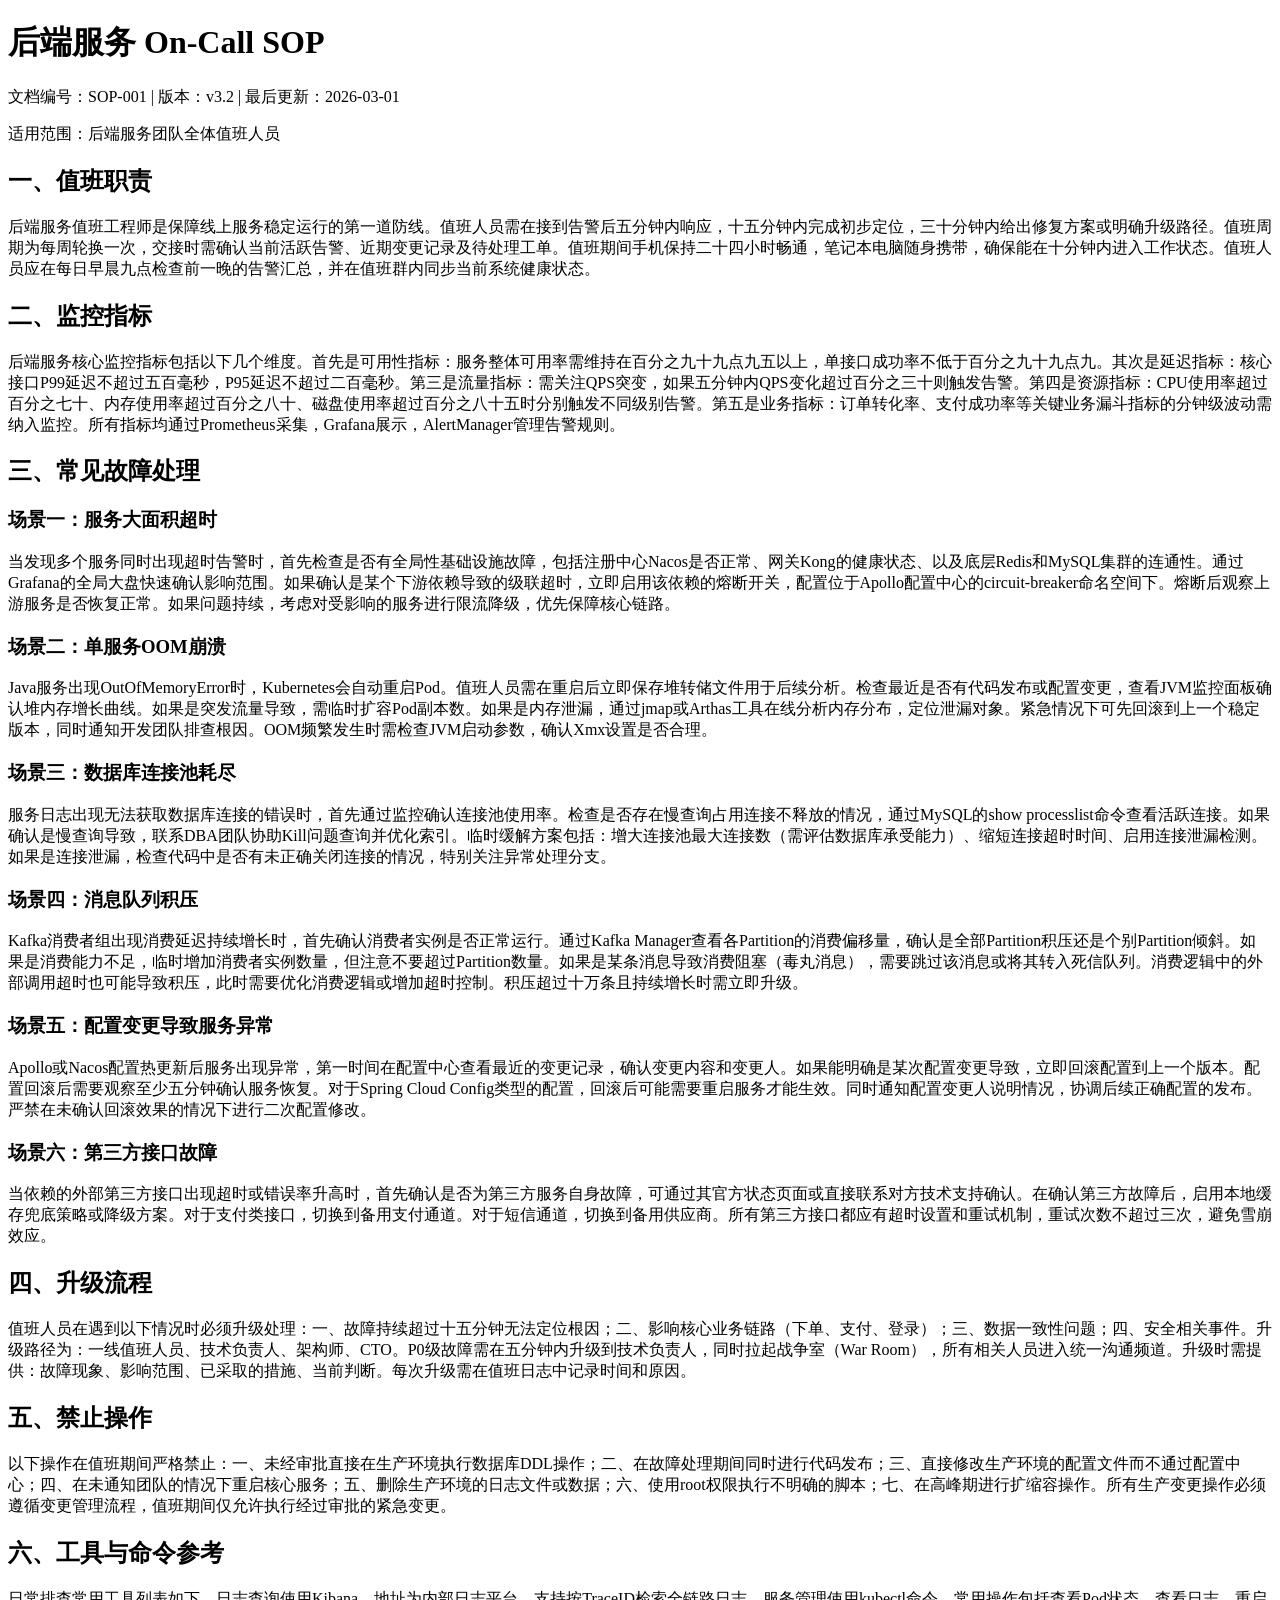
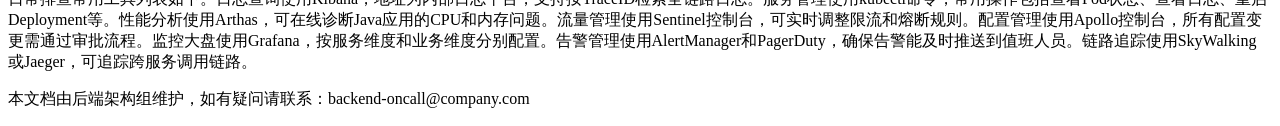
<file: data/sop-001.html>
<!DOCTYPE html>
<html lang="zh-CN">
<head>
    <meta charset="UTF-8">
    <meta name="viewport" content="width=device-width, initial-scale=1.0">
    <title>后端服务 On-Call SOP</title>
</head>
<body>
    <header>
        <h1>后端服务 On-Call SOP</h1>
        <p>文档编号：SOP-001 | 版本：v3.2 | 最后更新：2026-03-01</p>
        <p>适用范围：后端服务团队全体值班人员</p>
    </header>

    <main>
        <h2>一、值班职责</h2>
        <p>后端服务值班工程师是保障线上服务稳定运行的第一道防线。值班人员需在接到告警后五分钟内响应，十五分钟内完成初步定位，三十分钟内给出修复方案或明确升级路径。值班周期为每周轮换一次，交接时需确认当前活跃告警、近期变更记录及待处理工单。值班期间手机保持二十四小时畅通，笔记本电脑随身携带，确保能在十分钟内进入工作状态。值班人员应在每日早晨九点检查前一晚的告警汇总，并在值班群内同步当前系统健康状态。</p>

        <h2>二、监控指标</h2>
        <p>后端服务核心监控指标包括以下几个维度。首先是可用性指标：服务整体可用率需维持在百分之九十九点九五以上，单接口成功率不低于百分之九十九点九。其次是延迟指标：核心接口P99延迟不超过五百毫秒，P95延迟不超过二百毫秒。第三是流量指标：需关注QPS突变，如果五分钟内QPS变化超过百分之三十则触发告警。第四是资源指标：CPU使用率超过百分之七十、内存使用率超过百分之八十、磁盘使用率超过百分之八十五时分别触发不同级别告警。第五是业务指标：订单转化率、支付成功率等关键业务漏斗指标的分钟级波动需纳入监控。所有指标均通过Prometheus采集，Grafana展示，AlertManager管理告警规则。</p>

        <h2>三、常见故障处理</h2>

        <h3>场景一：服务大面积超时</h3>
        <p>当发现多个服务同时出现超时告警时，首先检查是否有全局性基础设施故障，包括注册中心Nacos是否正常、网关Kong的健康状态、以及底层Redis和MySQL集群的连通性。通过Grafana的全局大盘快速确认影响范围。如果确认是某个下游依赖导致的级联超时，立即启用该依赖的熔断开关，配置位于Apollo配置中心的circuit-breaker命名空间下。熔断后观察上游服务是否恢复正常。如果问题持续，考虑对受影响的服务进行限流降级，优先保障核心链路。</p>

        <h3>场景二：单服务OOM崩溃</h3>
        <p>Java服务出现OutOfMemoryError时，Kubernetes会自动重启Pod。值班人员需在重启后立即保存堆转储文件用于后续分析。检查最近是否有代码发布或配置变更，查看JVM监控面板确认堆内存增长曲线。如果是突发流量导致，需临时扩容Pod副本数。如果是内存泄漏，通过jmap或Arthas工具在线分析内存分布，定位泄漏对象。紧急情况下可先回滚到上一个稳定版本，同时通知开发团队排查根因。OOM频繁发生时需检查JVM启动参数，确认Xmx设置是否合理。</p>

        <h3>场景三：数据库连接池耗尽</h3>
        <p>服务日志出现无法获取数据库连接的错误时，首先通过监控确认连接池使用率。检查是否存在慢查询占用连接不释放的情况，通过MySQL的show processlist命令查看活跃连接。如果确认是慢查询导致，联系DBA团队协助Kill问题查询并优化索引。临时缓解方案包括：增大连接池最大连接数（需评估数据库承受能力）、缩短连接超时时间、启用连接泄漏检测。如果是连接泄漏，检查代码中是否有未正确关闭连接的情况，特别关注异常处理分支。</p>

        <h3>场景四：消息队列积压</h3>
        <p>Kafka消费者组出现消费延迟持续增长时，首先确认消费者实例是否正常运行。通过Kafka Manager查看各Partition的消费偏移量，确认是全部Partition积压还是个别Partition倾斜。如果是消费能力不足，临时增加消费者实例数量，但注意不要超过Partition数量。如果是某条消息导致消费阻塞（毒丸消息），需要跳过该消息或将其转入死信队列。消费逻辑中的外部调用超时也可能导致积压，此时需要优化消费逻辑或增加超时控制。积压超过十万条且持续增长时需立即升级。</p>

        <h3>场景五：配置变更导致服务异常</h3>
        <p>Apollo或Nacos配置热更新后服务出现异常，第一时间在配置中心查看最近的变更记录，确认变更内容和变更人。如果能明确是某次配置变更导致，立即回滚配置到上一个版本。配置回滚后需要观察至少五分钟确认服务恢复。对于Spring Cloud Config类型的配置，回滚后可能需要重启服务才能生效。同时通知配置变更人说明情况，协调后续正确配置的发布。严禁在未确认回滚效果的情况下进行二次配置修改。</p>

        <h3>场景六：第三方接口故障</h3>
        <p>当依赖的外部第三方接口出现超时或错误率升高时，首先确认是否为第三方服务自身故障，可通过其官方状态页面或直接联系对方技术支持确认。在确认第三方故障后，启用本地缓存兜底策略或降级方案。对于支付类接口，切换到备用支付通道。对于短信通道，切换到备用供应商。所有第三方接口都应有超时设置和重试机制，重试次数不超过三次，避免雪崩效应。</p>

        <h2>四、升级流程</h2>
        <p>值班人员在遇到以下情况时必须升级处理：一、故障持续超过十五分钟无法定位根因；二、影响核心业务链路（下单、支付、登录）；三、数据一致性问题；四、安全相关事件。升级路径为：一线值班人员、技术负责人、架构师、CTO。P0级故障需在五分钟内升级到技术负责人，同时拉起战争室（War Room），所有相关人员进入统一沟通频道。升级时需提供：故障现象、影响范围、已采取的措施、当前判断。每次升级需在值班日志中记录时间和原因。</p>

        <h2>五、禁止操作</h2>
        <p>以下操作在值班期间严格禁止：一、未经审批直接在生产环境执行数据库DDL操作；二、在故障处理期间同时进行代码发布；三、直接修改生产环境的配置文件而不通过配置中心；四、在未通知团队的情况下重启核心服务；五、删除生产环境的日志文件或数据；六、使用root权限执行不明确的脚本；七、在高峰期进行扩缩容操作。所有生产变更操作必须遵循变更管理流程，值班期间仅允许执行经过审批的紧急变更。</p>

        <h2>六、工具与命令参考</h2>
        <p>日常排查常用工具列表如下。日志查询使用Kibana，地址为内部日志平台，支持按TraceID检索全链路日志。服务管理使用kubectl命令，常用操作包括查看Pod状态、查看日志、重启Deployment等。性能分析使用Arthas，可在线诊断Java应用的CPU和内存问题。流量管理使用Sentinel控制台，可实时调整限流和熔断规则。配置管理使用Apollo控制台，所有配置变更需通过审批流程。监控大盘使用Grafana，按服务维度和业务维度分别配置。告警管理使用AlertManager和PagerDuty，确保告警能及时推送到值班人员。链路追踪使用SkyWalking或Jaeger，可追踪跨服务调用链路。</p>
    </main>

    <footer>
        <p>本文档由后端架构组维护，如有疑问请联系：backend-oncall@company.com</p>
    </footer>
</body>
</html>
</file>
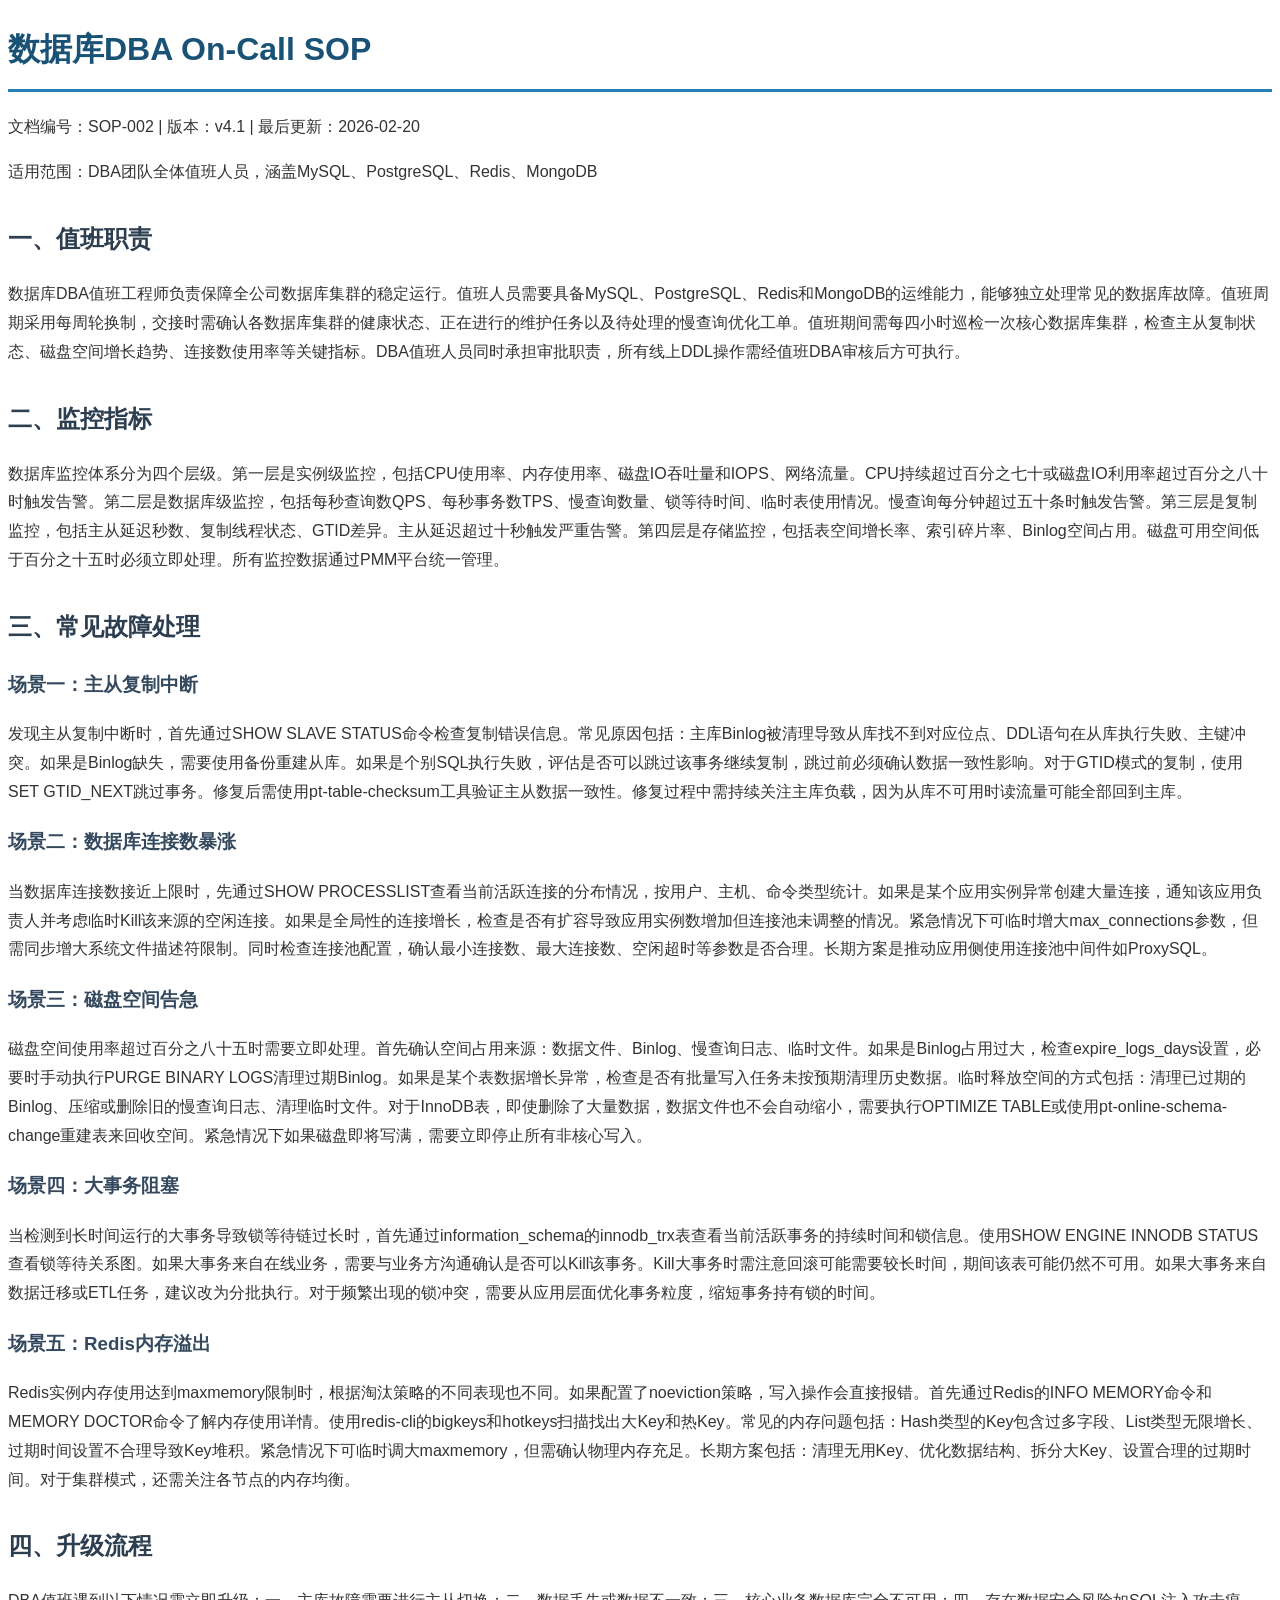
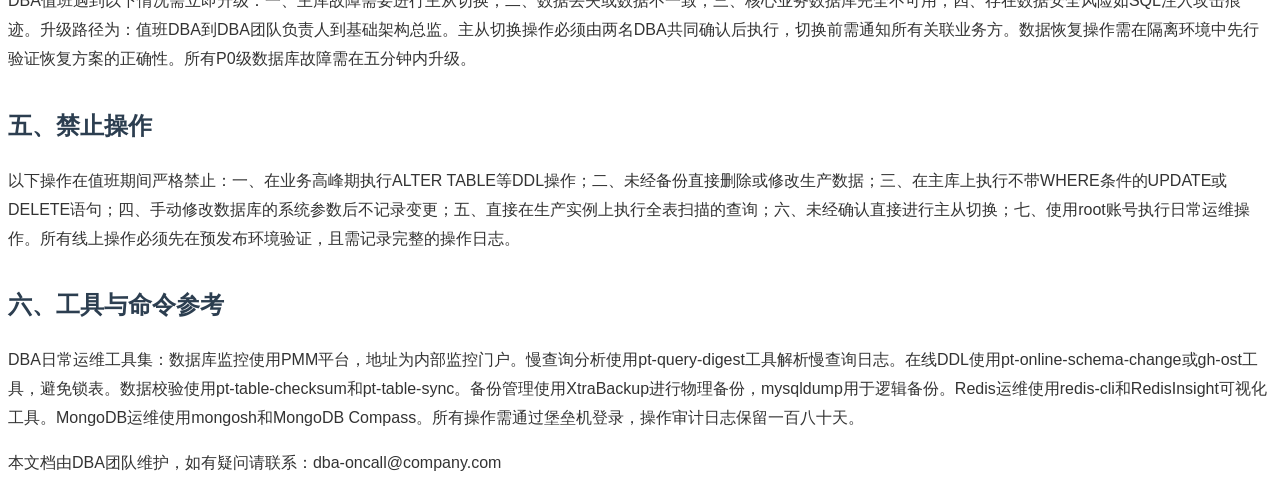
<file: data/sop-002.html>
<!DOCTYPE html>
<html lang="zh-CN">
<head>
    <meta charset="UTF-8">
    <meta name="viewport" content="width=device-width, initial-scale=1.0">
    <title>数据库DBA On-Call SOP</title>
    <style>
        /* 这些样式内容不应被当作正文提取 */
        body { font-family: "Microsoft YaHei", sans-serif; line-height: 1.8; color: #333; }
        .alert-critical { background-color: #ff4444; color: white; padding: 10px; border-radius: 4px; }
        .alert-warning { background-color: #ffaa00; color: white; padding: 10px; border-radius: 4px; }
        .metric-table { border-collapse: collapse; width: 100%; }
        .metric-table td, .metric-table th { border: 1px solid #ddd; padding: 8px; }
        h1 { color: #1a5276; border-bottom: 3px solid #2980b9; padding-bottom: 10px; }
        h2 { color: #2c3e50; margin-top: 30px; }
        h3 { color: #34495e; }
        .code-block { background: #f4f4f4; padding: 10px; font-family: monospace; }
        .forbidden { color: red; font-weight: bold; }
        #dynamic-content { display: none; }
        .sop-header { background: linear-gradient(135deg, #667eea 0%, #764ba2 100%); }
    </style>
</head>
<body>
    <header>
        <h1>数据库DBA On-Call SOP</h1>
        <p>文档编号：SOP-002 | 版本：v4.1 | 最后更新：2026-02-20</p>
        <p>适用范围：DBA团队全体值班人员，涵盖MySQL、PostgreSQL、Redis、MongoDB</p>
    </header>

    <script>
        // 这段脚本内容不应被当作正文提取
        var sopVersion = "4.1";
        var alertThresholds = {
            cpu: 70,
            memory: 80,
            disk: 85,
            connections: 90,
            replicationLag: 10
        };
        function checkDatabaseHealth() {
            var metrics = fetchMetrics("/api/db/health");
            if (metrics.cpu > alertThresholds.cpu) {
                sendAlert("CPU使用率超过阈值", "warning");
            }
            if (metrics.replicationLag > alertThresholds.replicationLag) {
                sendAlert("主从复制延迟超过阈值", "critical");
            }
        }
        function sendAlert(message, level) {
            console.log("[" + level.toUpperCase() + "] " + message);
            fetch("/api/alert", {
                method: "POST",
                body: JSON.stringify({ message: message, level: level })
            });
        }
        setInterval(checkDatabaseHealth, 60000);
    </script>

    <main>
        <h2>一、值班职责</h2>
        <p>数据库DBA值班工程师负责保障全公司数据库集群的稳定运行。值班人员需要具备MySQL、PostgreSQL、Redis和MongoDB的运维能力，能够独立处理常见的数据库故障。值班周期采用每周轮换制，交接时需确认各数据库集群的健康状态、正在进行的维护任务以及待处理的慢查询优化工单。值班期间需每四小时巡检一次核心数据库集群，检查主从复制状态、磁盘空间增长趋势、连接数使用率等关键指标。DBA值班人员同时承担审批职责，所有线上DDL操作需经值班DBA审核后方可执行。</p>

        <h2>二、监控指标</h2>
        <p>数据库监控体系分为四个层级。第一层是实例级监控，包括CPU使用率、内存使用率、磁盘IO吞吐量和IOPS、网络流量。CPU持续超过百分之七十或磁盘IO利用率超过百分之八十时触发告警。第二层是数据库级监控，包括每秒查询数QPS、每秒事务数TPS、慢查询数量、锁等待时间、临时表使用情况。慢查询每分钟超过五十条时触发告警。第三层是复制监控，包括主从延迟秒数、复制线程状态、GTID差异。主从延迟超过十秒触发严重告警。第四层是存储监控，包括表空间增长率、索引碎片率、Binlog空间占用。磁盘可用空间低于百分之十五时必须立即处理。所有监控数据通过PMM平台统一管理。</p>

        <h2>三、常见故障处理</h2>

        <h3>场景一：主从复制中断</h3>
        <p>发现主从复制中断时，首先通过SHOW SLAVE STATUS命令检查复制错误信息。常见原因包括：主库Binlog被清理导致从库找不到对应位点、DDL语句在从库执行失败、主键冲突。如果是Binlog缺失，需要使用备份重建从库。如果是个别SQL执行失败，评估是否可以跳过该事务继续复制，跳过前必须确认数据一致性影响。对于GTID模式的复制，使用SET GTID_NEXT跳过事务。修复后需使用pt-table-checksum工具验证主从数据一致性。修复过程中需持续关注主库负载，因为从库不可用时读流量可能全部回到主库。</p>

        <h3>场景二：数据库连接数暴涨</h3>
        <p>当数据库连接数接近上限时，先通过SHOW PROCESSLIST查看当前活跃连接的分布情况，按用户、主机、命令类型统计。如果是某个应用实例异常创建大量连接，通知该应用负责人并考虑临时Kill该来源的空闲连接。如果是全局性的连接增长，检查是否有扩容导致应用实例数增加但连接池未调整的情况。紧急情况下可临时增大max_connections参数，但需同步增大系统文件描述符限制。同时检查连接池配置，确认最小连接数、最大连接数、空闲超时等参数是否合理。长期方案是推动应用侧使用连接池中间件如ProxySQL。</p>

        <h3>场景三：磁盘空间告急</h3>
        <p>磁盘空间使用率超过百分之八十五时需要立即处理。首先确认空间占用来源：数据文件、Binlog、慢查询日志、临时文件。如果是Binlog占用过大，检查expire_logs_days设置，必要时手动执行PURGE BINARY LOGS清理过期Binlog。如果是某个表数据增长异常，检查是否有批量写入任务未按预期清理历史数据。临时释放空间的方式包括：清理已过期的Binlog、压缩或删除旧的慢查询日志、清理临时文件。对于InnoDB表，即使删除了大量数据，数据文件也不会自动缩小，需要执行OPTIMIZE TABLE或使用pt-online-schema-change重建表来回收空间。紧急情况下如果磁盘即将写满，需要立即停止所有非核心写入。</p>

        <h3>场景四：大事务阻塞</h3>
        <p>当检测到长时间运行的大事务导致锁等待链过长时，首先通过information_schema的innodb_trx表查看当前活跃事务的持续时间和锁信息。使用SHOW ENGINE INNODB STATUS查看锁等待关系图。如果大事务来自在线业务，需要与业务方沟通确认是否可以Kill该事务。Kill大事务时需注意回滚可能需要较长时间，期间该表可能仍然不可用。如果大事务来自数据迁移或ETL任务，建议改为分批执行。对于频繁出现的锁冲突，需要从应用层面优化事务粒度，缩短事务持有锁的时间。</p>

        <h3>场景五：Redis内存溢出</h3>
        <p>Redis实例内存使用达到maxmemory限制时，根据淘汰策略的不同表现也不同。如果配置了noeviction策略，写入操作会直接报错。首先通过Redis的INFO MEMORY命令和MEMORY DOCTOR命令了解内存使用详情。使用redis-cli的bigkeys和hotkeys扫描找出大Key和热Key。常见的内存问题包括：Hash类型的Key包含过多字段、List类型无限增长、过期时间设置不合理导致Key堆积。紧急情况下可临时调大maxmemory，但需确认物理内存充足。长期方案包括：清理无用Key、优化数据结构、拆分大Key、设置合理的过期时间。对于集群模式，还需关注各节点的内存均衡。</p>

        <h2>四、升级流程</h2>
        <p>DBA值班遇到以下情况需立即升级：一、主库故障需要进行主从切换；二、数据丢失或数据不一致；三、核心业务数据库完全不可用；四、存在数据安全风险如SQL注入攻击痕迹。升级路径为：值班DBA到DBA团队负责人到基础架构总监。主从切换操作必须由两名DBA共同确认后执行，切换前需通知所有关联业务方。数据恢复操作需在隔离环境中先行验证恢复方案的正确性。所有P0级数据库故障需在五分钟内升级。</p>

        <h2>五、禁止操作</h2>
        <p>以下操作在值班期间严格禁止：一、在业务高峰期执行ALTER TABLE等DDL操作；二、未经备份直接删除或修改生产数据；三、在主库上执行不带WHERE条件的UPDATE或DELETE语句；四、手动修改数据库的系统参数后不记录变更；五、直接在生产实例上执行全表扫描的查询；六、未经确认直接进行主从切换；七、使用root账号执行日常运维操作。所有线上操作必须先在预发布环境验证，且需记录完整的操作日志。</p>

        <h2>六、工具与命令参考</h2>
        <p>DBA日常运维工具集：数据库监控使用PMM平台，地址为内部监控门户。慢查询分析使用pt-query-digest工具解析慢查询日志。在线DDL使用pt-online-schema-change或gh-ost工具，避免锁表。数据校验使用pt-table-checksum和pt-table-sync。备份管理使用XtraBackup进行物理备份，mysqldump用于逻辑备份。Redis运维使用redis-cli和RedisInsight可视化工具。MongoDB运维使用mongosh和MongoDB Compass。所有操作需通过堡垒机登录，操作审计日志保留一百八十天。</p>
    </main>

    <script>
        // 页面加载完成后的初始化脚本，不应被提取为正文
        document.addEventListener("DOMContentLoaded", function() {
            var tables = document.querySelectorAll(".metric-table");
            tables.forEach(function(table) {
                var rows = table.querySelectorAll("tr");
                rows.forEach(function(row, index) {
                    if (index % 2 === 0) {
                        row.style.backgroundColor = "#f9f9f9";
                    }
                });
            });
        });
        console.log("SOP-002 loaded, version: " + sopVersion);
    </script>

    <footer>
        <p>本文档由DBA团队维护，如有疑问请联系：dba-oncall@company.com</p>
    </footer>
</body>
</html>
</file>
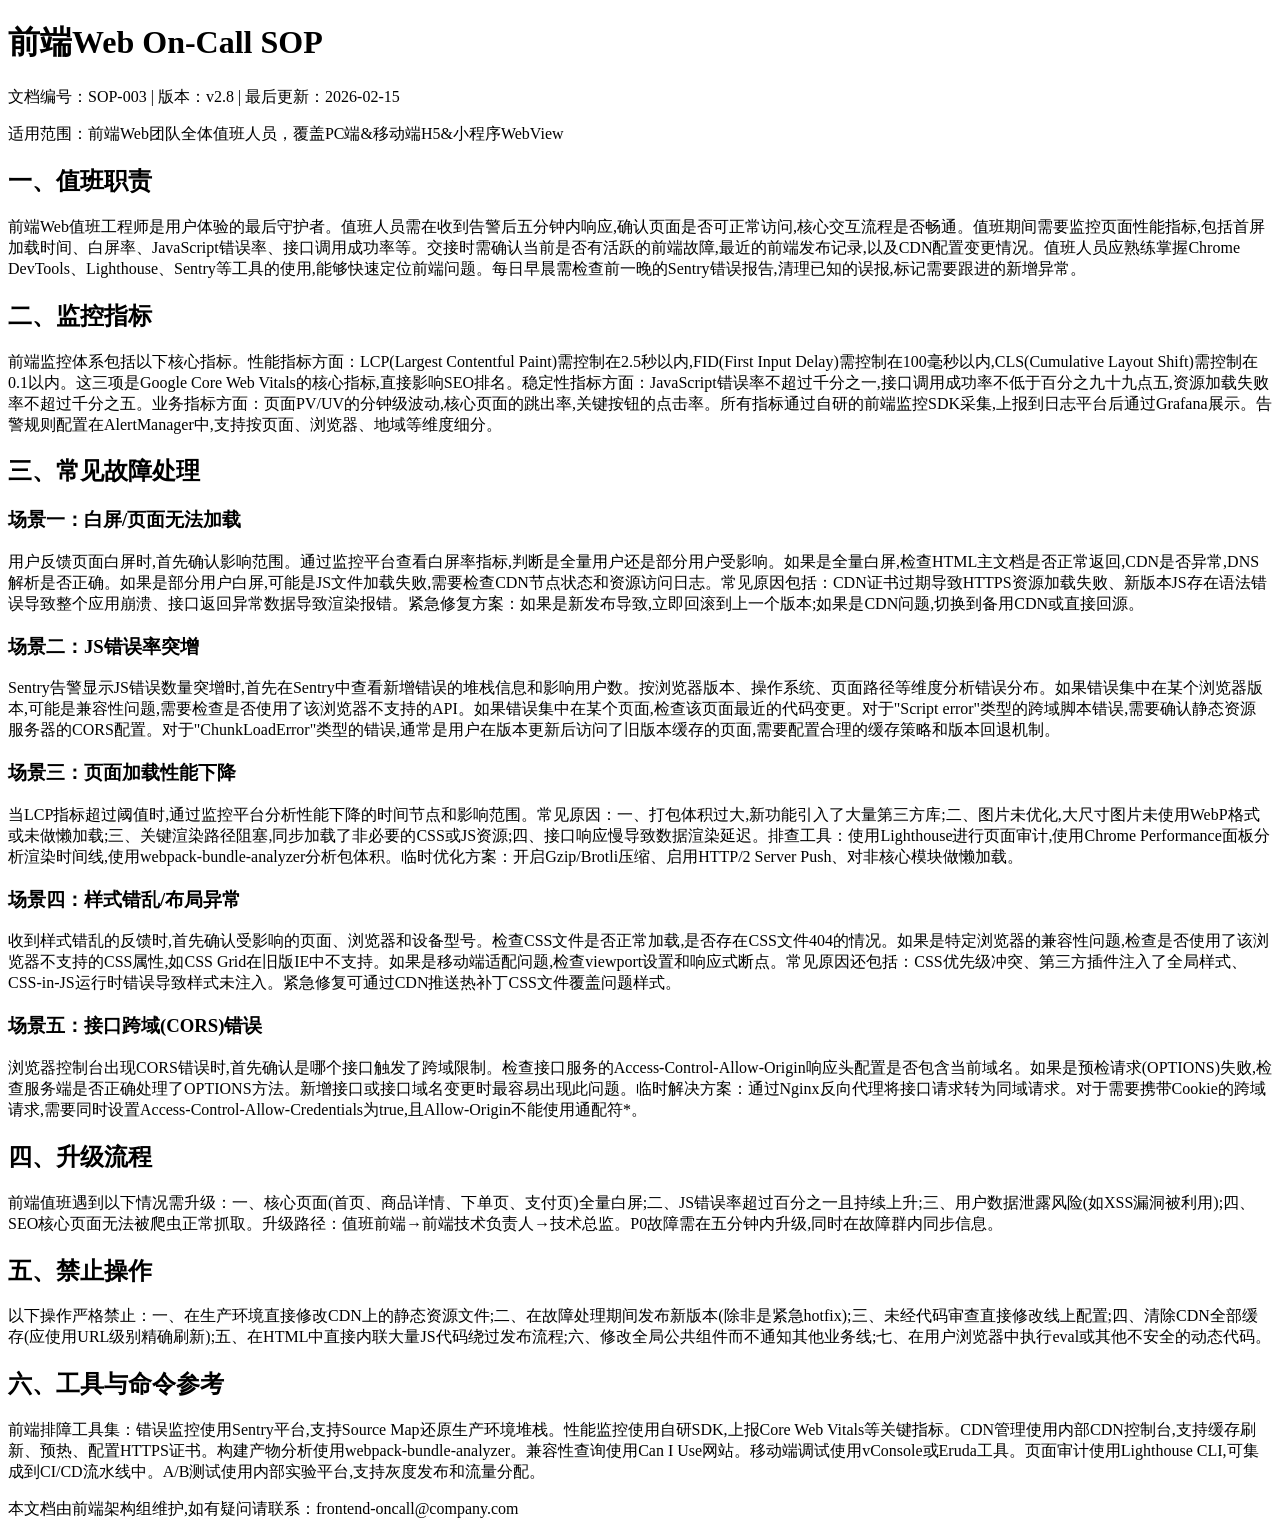
<file: data/sop-003.html>
<!DOCTYPE html>
<html lang="zh-CN">
<head>
    <meta charset="UTF-8">
    <meta name="viewport" content="width=device-width, initial-scale=1.0">
    <title>前端Web On&#45;Call SOP &amp; 故障处理指南</title>
</head>
<body>
    <header>
        <h1>前端Web On&#45;Call SOP</h1>
        <p>文档编号：SOP&#45;003 &#124; 版本：v2.8 &#124; 最后更新：2026&#45;02&#45;15</p>
        <p>适用范围：前端Web团队全体值班人员，覆盖PC端&#38;移动端H5&#38;小程序WebView</p>
    </header>

    <main>
        <h2>一&#12289;值班职责</h2>
        <p>前端Web值班工程师是用户体验的最后守护者&#12290;值班人员需在收到告警后五分钟内响应&#44;确认页面是否可正常访问&#44;核心交互流程是否畅通&#12290;值班期间需要监控页面性能指标&#44;包括首屏加载时间&#12289;白屏率&#12289;JavaScript错误率&#12289;接口调用成功率等&#12290;交接时需确认当前是否有活跃的前端故障&#44;最近的前端发布记录&#44;以及CDN配置变更情况&#12290;值班人员应熟练掌握Chrome DevTools&#12289;Lighthouse&#12289;Sentry等工具的使用&#44;能够快速定位前端问题&#12290;每日早晨需检查前一晚的Sentry错误报告&#44;清理已知的误报&#44;标记需要跟进的新增异常&#12290;</p>

        <h2>二&#12289;监控指标</h2>
        <p>前端监控体系包括以下核心指标&#12290;性能指标方面：LCP&#40;Largest Contentful Paint&#41;需控制在2&#46;5秒以内&#44;FID&#40;First Input Delay&#41;需控制在100毫秒以内&#44;CLS&#40;Cumulative Layout Shift&#41;需控制在0&#46;1以内&#12290;这三项是Google Core Web Vitals的核心指标&#44;直接影响SEO排名&#12290;稳定性指标方面：JavaScript错误率不超过千分之一&#44;接口调用成功率不低于百分之九十九点五&#44;资源加载失败率不超过千分之五&#12290;业务指标方面：页面PV&#47;UV的分钟级波动&#44;核心页面的跳出率&#44;关键按钮的点击率&#12290;所有指标通过自研的前端监控SDK采集&#44;上报到日志平台后通过Grafana展示&#12290;告警规则配置在AlertManager中&#44;支持按页面&#12289;浏览器&#12289;地域等维度细分&#12290;</p>

        <h2>三&#12289;常见故障处理</h2>

        <h3>场景一&#65306;白屏&#47;页面无法加载</h3>
        <p>用户反馈页面白屏时&#44;首先确认影响范围&#12290;通过监控平台查看白屏率指标&#44;判断是全量用户还是部分用户受影响&#12290;如果是全量白屏&#44;检查HTML主文档是否正常返回&#44;CDN是否异常&#44;DNS解析是否正确&#12290;如果是部分用户白屏&#44;可能是JS文件加载失败&#44;需要检查CDN节点状态和资源访问日志&#12290;常见原因包括&#65306;CDN证书过期导致HTTPS资源加载失败&#12289;新版本JS存在语法错误导致整个应用崩溃&#12289;接口返回异常数据导致渲染报错&#12290;紧急修复方案&#65306;如果是新发布导致&#44;立即回滚到上一个版本&#59;如果是CDN问题&#44;切换到备用CDN或直接回源&#12290;</p>

        <h3>场景二&#65306;JS错误率突增</h3>
        <p>Sentry告警显示JS错误数量突增时&#44;首先在Sentry中查看新增错误的堆栈信息和影响用户数&#12290;按浏览器版本&#12289;操作系统&#12289;页面路径等维度分析错误分布&#12290;如果错误集中在某个浏览器版本&#44;可能是兼容性问题&#44;需要检查是否使用了该浏览器不支持的API&#12290;如果错误集中在某个页面&#44;检查该页面最近的代码变更&#12290;对于&#34;Script error&#34;类型的跨域脚本错误&#44;需要确认静态资源服务器的CORS配置&#12290;对于&#34;ChunkLoadError&#34;类型的错误&#44;通常是用户在版本更新后访问了旧版本缓存的页面&#44;需要配置合理的缓存策略和版本回退机制&#12290;</p>

        <h3>场景三&#65306;页面加载性能下降</h3>
        <p>当LCP指标超过阈值时&#44;通过监控平台分析性能下降的时间节点和影响范围&#12290;常见原因&#65306;一&#12289;打包体积过大&#44;新功能引入了大量第三方库&#59;二&#12289;图片未优化&#44;大尺寸图片未使用WebP格式或未做懒加载&#59;三&#12289;关键渲染路径阻塞&#44;同步加载了非必要的CSS或JS资源&#59;四&#12289;接口响应慢导致数据渲染延迟&#12290;排查工具&#65306;使用Lighthouse进行页面审计&#44;使用Chrome Performance面板分析渲染时间线&#44;使用webpack&#45;bundle&#45;analyzer分析包体积&#12290;临时优化方案&#65306;开启Gzip&#47;Brotli压缩&#12289;启用HTTP&#47;2 Server Push&#12289;对非核心模块做懒加载&#12290;</p>

        <h3>场景四&#65306;样式错乱&#47;布局异常</h3>
        <p>收到样式错乱的反馈时&#44;首先确认受影响的页面&#12289;浏览器和设备型号&#12290;检查CSS文件是否正常加载&#44;是否存在CSS文件404的情况&#12290;如果是特定浏览器的兼容性问题&#44;检查是否使用了该浏览器不支持的CSS属性&#44;如CSS Grid在旧版IE中不支持&#12290;如果是移动端适配问题&#44;检查viewport设置和响应式断点&#12290;常见原因还包括&#65306;CSS优先级冲突&#12289;第三方插件注入了全局样式&#12289;CSS&#45;in&#45;JS运行时错误导致样式未注入&#12290;紧急修复可通过CDN推送热补丁CSS文件覆盖问题样式&#12290;</p>

        <h3>场景五&#65306;接口跨域&#40;CORS&#41;错误</h3>
        <p>浏览器控制台出现CORS错误时&#44;首先确认是哪个接口触发了跨域限制&#12290;检查接口服务的Access&#45;Control&#45;Allow&#45;Origin响应头配置是否包含当前域名&#12290;如果是预检请求&#40;OPTIONS&#41;失败&#44;检查服务端是否正确处理了OPTIONS方法&#12290;新增接口或接口域名变更时最容易出现此问题&#12290;临时解决方案&#65306;通过Nginx反向代理将接口请求转为同域请求&#12290;对于需要携带Cookie的跨域请求&#44;需要同时设置Access&#45;Control&#45;Allow&#45;Credentials为true&#44;且Allow&#45;Origin不能使用通配符&#42;&#12290;</p>

        <h2>四&#12289;升级流程</h2>
        <p>前端值班遇到以下情况需升级&#65306;一&#12289;核心页面&#40;首页&#12289;商品详情&#12289;下单页&#12289;支付页&#41;全量白屏&#59;二&#12289;JS错误率超过百分之一且持续上升&#59;三&#12289;用户数据泄露风险&#40;如XSS漏洞被利用&#41;&#59;四&#12289;SEO核心页面无法被爬虫正常抓取&#12290;升级路径&#65306;值班前端&#8594;前端技术负责人&#8594;技术总监&#12290;P0故障需在五分钟内升级&#44;同时在故障群内同步信息&#12290;</p>

        <h2>五&#12289;禁止操作</h2>
        <p>以下操作严格禁止&#65306;一&#12289;在生产环境直接修改CDN上的静态资源文件&#59;二&#12289;在故障处理期间发布新版本&#40;除非是紧急hotfix&#41;&#59;三&#12289;未经代码审查直接修改线上配置&#59;四&#12289;清除CDN全部缓存&#40;应使用URL级别精确刷新&#41;&#59;五&#12289;在HTML中直接内联大量JS代码绕过发布流程&#59;六&#12289;修改全局公共组件而不通知其他业务线&#59;七&#12289;在用户浏览器中执行eval或其他不安全的动态代码&#12290;</p>

        <h2>六&#12289;工具与命令参考</h2>
        <p>前端排障工具集&#65306;错误监控使用Sentry平台&#44;支持Source Map还原生产环境堆栈&#12290;性能监控使用自研SDK&#44;上报Core Web Vitals等关键指标&#12290;CDN管理使用内部CDN控制台&#44;支持缓存刷新&#12289;预热&#12289;配置HTTPS证书&#12290;构建产物分析使用webpack&#45;bundle&#45;analyzer&#12290;兼容性查询使用Can I Use网站&#12290;移动端调试使用vConsole或Eruda工具&#12290;页面审计使用Lighthouse CLI&#44;可集成到CI&#47;CD流水线中&#12290;A&#47;B测试使用内部实验平台&#44;支持灰度发布和流量分配&#12290;</p>
    </main>

    <footer>
        <p>本文档由前端架构组维护&#44;如有疑问请联系&#65306;frontend&#45;oncall&#64;company&#46;com</p>
    </footer>
</body>
</html>
</file>
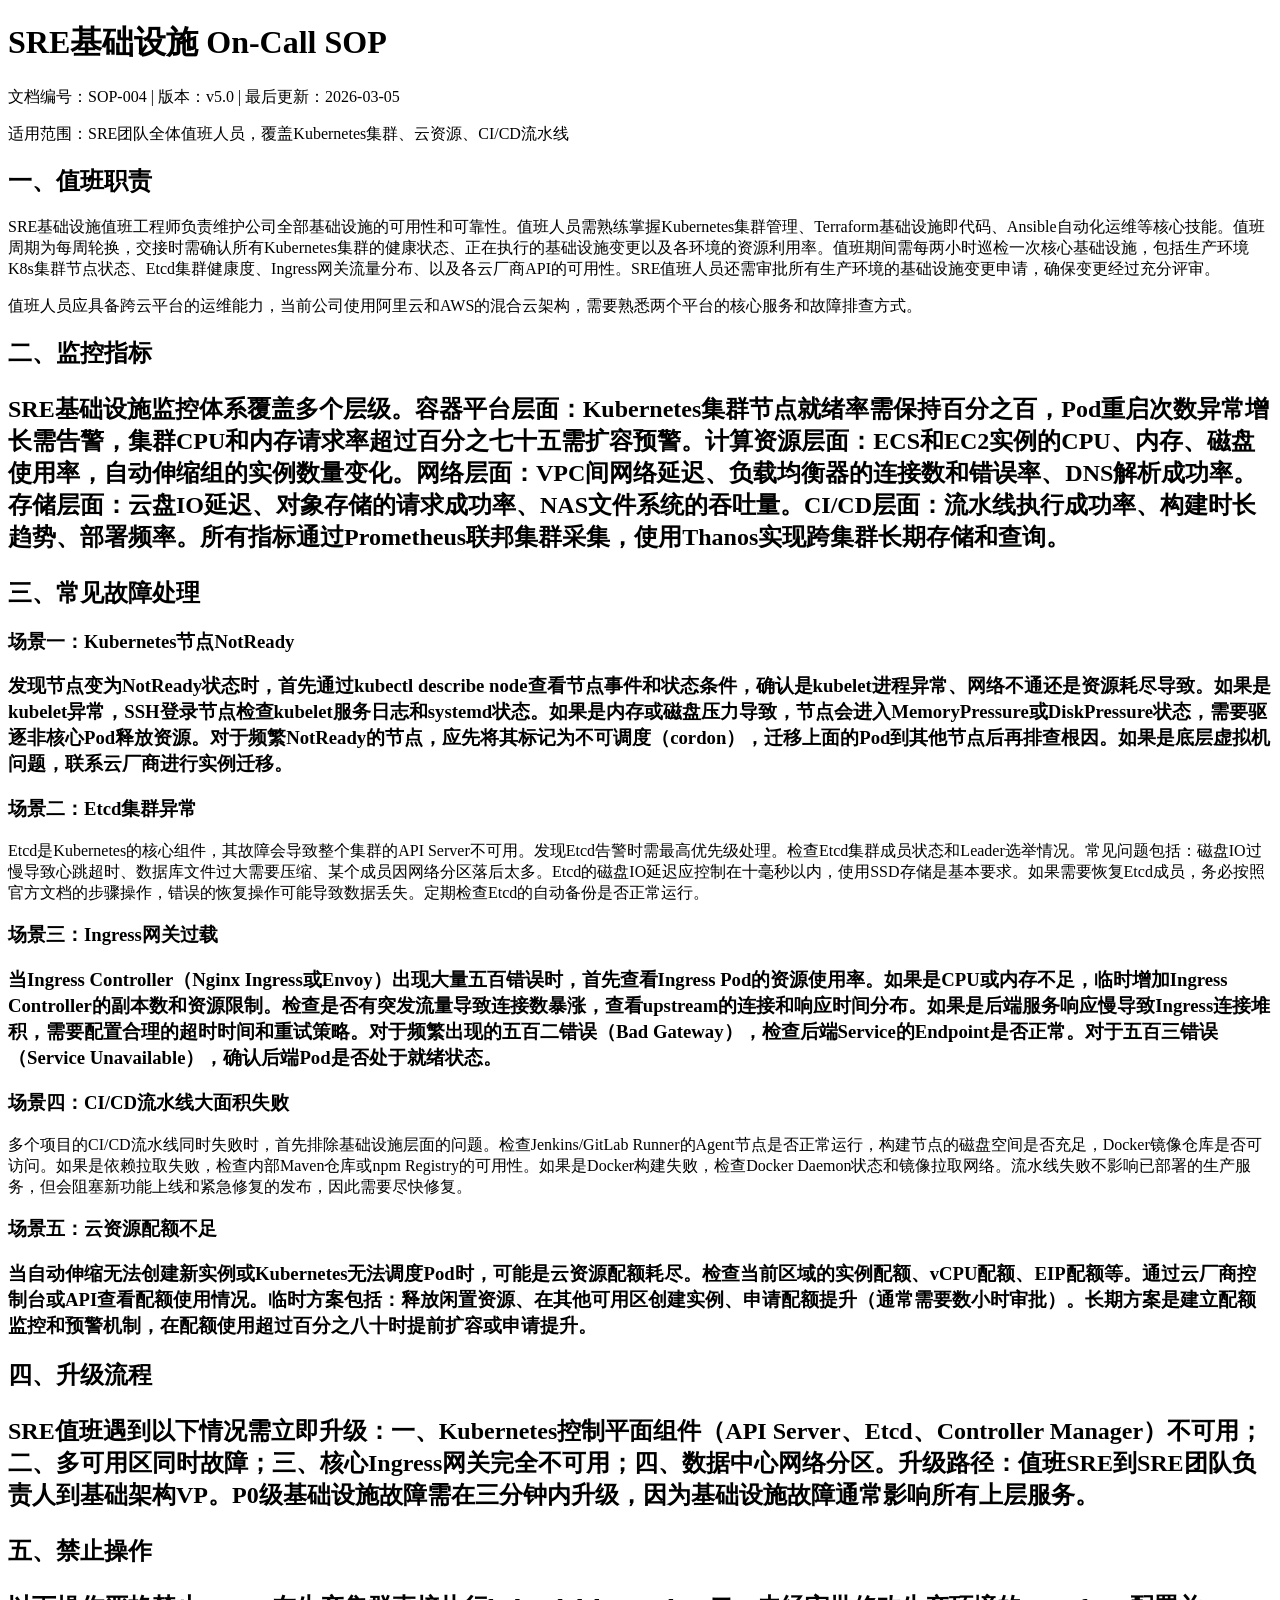
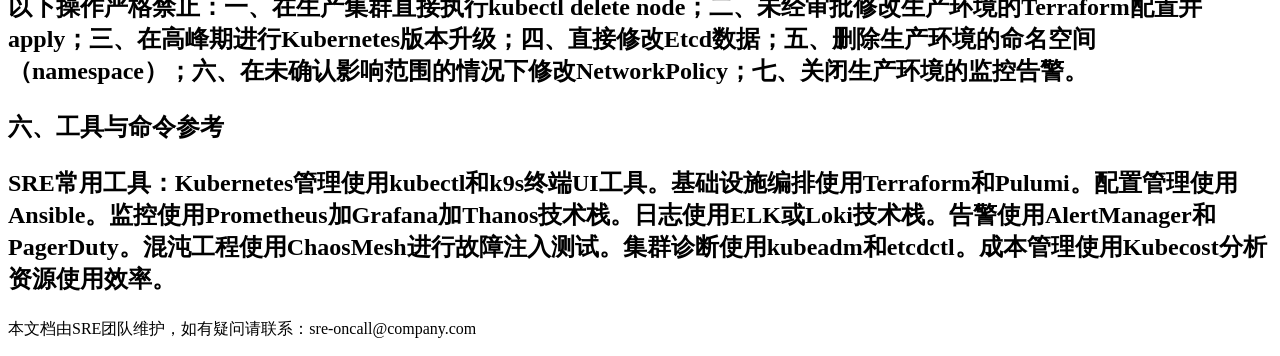
<file: data/sop-004.html>
<!DOCTYPE html>
<html lang=zh-CN>
<head>
    <meta charset=UTF-8>
    <meta name=viewport content=width=device-width, initial-scale=1.0>
    <title>SRE基础设施 On-Call SOP</title>
<body>
    <header>
        <h1>SRE基础设施 On-Call SOP</h1>
        <p>文档编号：SOP-004 | 版本：v5.0 | 最后更新：2026-03-05
        <p>适用范围：SRE团队全体值班人员，覆盖Kubernetes集群、云资源、CI/CD流水线
    </header>

    <main>
        <h2>一、值班职责</h2>
        <p>SRE基础设施值班工程师负责维护公司全部基础设施的可用性和可靠性。值班人员需熟练掌握Kubernetes集群管理、Terraform基础设施即代码、Ansible自动化运维等核心技能。值班周期为每周轮换，交接时需确认所有Kubernetes集群的健康状态、正在执行的基础设施变更以及各环境的资源利用率。值班期间需每两小时巡检一次核心基础设施，包括生产环境K8s集群节点状态、Etcd集群健康度、Ingress网关流量分布、以及各云厂商API的可用性。SRE值班人员还需审批所有生产环境的基础设施变更申请，确保变更经过充分评审。
        <br>
        <p>值班人员应具备跨云平台的运维能力，当前公司使用阿里云和AWS的混合云架构，需要熟悉两个平台的核心服务和故障排查方式。

        <h2>二、监控指标
        <p>SRE基础设施监控体系覆盖多个层级。容器平台层面：Kubernetes集群节点就绪率需保持百分之百，Pod重启次数异常增长需告警，集群CPU和内存请求率超过百分之七十五需扩容预警。计算资源层面：ECS和EC2实例的CPU、内存、磁盘使用率，自动伸缩组的实例数量变化。网络层面：VPC间网络延迟、负载均衡器的连接数和错误率、DNS解析成功率。存储层面：云盘IO延迟、对象存储的请求成功率、NAS文件系统的吞吐量。CI/CD层面：流水线执行成功率、构建时长趋势、部署频率。所有指标通过Prometheus联邦集群采集，使用Thanos实现跨集群长期存储和查询。

        <h2>三、常见故障处理</h2>

        <h3>场景一：Kubernetes节点NotReady
        <p>发现节点变为NotReady状态时，首先通过kubectl describe node查看节点事件和状态条件，确认是kubelet进程异常、网络不通还是资源耗尽导致。如果是kubelet异常，SSH登录节点检查kubelet服务日志和systemd状态。如果是内存或磁盘压力导致，节点会进入MemoryPressure或DiskPressure状态，需要驱逐非核心Pod释放资源。对于频繁NotReady的节点，应先将其标记为不可调度（cordon），迁移上面的Pod到其他节点后再排查根因。如果是底层虚拟机问题，联系云厂商进行实例迁移。

        <h3>场景二：Etcd集群异常</h3>
        <p>Etcd是Kubernetes的核心组件，其故障会导致整个集群的API Server不可用。发现Etcd告警时需最高优先级处理。检查Etcd集群成员状态和Leader选举情况。常见问题包括：磁盘IO过慢导致心跳超时、数据库文件过大需要压缩、某个成员因网络分区落后太多。Etcd的磁盘IO延迟应控制在十毫秒以内，使用SSD存储是基本要求。如果需要恢复Etcd成员，务必按照官方文档的步骤操作，错误的恢复操作可能导致数据丢失。定期检查Etcd的自动备份是否正常运行。
        <p>

        <h3>场景三：Ingress网关过载
        <p>当Ingress Controller（Nginx Ingress或Envoy）出现大量五百错误时，首先查看Ingress Pod的资源使用率。如果是CPU或内存不足，临时增加Ingress Controller的副本数和资源限制。检查是否有突发流量导致连接数暴涨，查看upstream的连接和响应时间分布。如果是后端服务响应慢导致Ingress连接堆积，需要配置合理的超时时间和重试策略。对于频繁出现的五百二错误（Bad Gateway），检查后端Service的Endpoint是否正常。对于五百三错误（Service Unavailable），确认后端Pod是否处于就绪状态。

        <h3>场景四：CI/CD流水线大面积失败</h3>
        <p>多个项目的CI/CD流水线同时失败时，首先排除基础设施层面的问题。检查Jenkins/GitLab Runner的Agent节点是否正常运行，构建节点的磁盘空间是否充足，Docker镜像仓库是否可访问。如果是依赖拉取失败，检查内部Maven仓库或npm Registry的可用性。如果是Docker构建失败，检查Docker Daemon状态和镜像拉取网络。流水线失败不影响已部署的生产服务，但会阻塞新功能上线和紧急修复的发布，因此需要尽快修复。

        <h3>场景五：云资源配额不足
        <p>当自动伸缩无法创建新实例或Kubernetes无法调度Pod时，可能是云资源配额耗尽。检查当前区域的实例配额、vCPU配额、EIP配额等。通过云厂商控制台或API查看配额使用情况。临时方案包括：释放闲置资源、在其他可用区创建实例、申请配额提升（通常需要数小时审批）。长期方案是建立配额监控和预警机制，在配额使用超过百分之八十时提前扩容或申请提升。

        <h2>四、升级流程
        <p>SRE值班遇到以下情况需立即升级：一、Kubernetes控制平面组件（API Server、Etcd、Controller Manager）不可用；二、多可用区同时故障；三、核心Ingress网关完全不可用；四、数据中心网络分区。升级路径：值班SRE到SRE团队负责人到基础架构VP。P0级基础设施故障需在三分钟内升级，因为基础设施故障通常影响所有上层服务。

        <h2>五、禁止操作
        <p>以下操作严格禁止：一、在生产集群直接执行kubectl delete node；二、未经审批修改生产环境的Terraform配置并apply；三、在高峰期进行Kubernetes版本升级；四、直接修改Etcd数据；五、删除生产环境的命名空间（namespace）；六、在未确认影响范围的情况下修改NetworkPolicy；七、关闭生产环境的监控告警。

        <h2>六、工具与命令参考
        <p>SRE常用工具：Kubernetes管理使用kubectl和k9s终端UI工具。基础设施编排使用Terraform和Pulumi。配置管理使用Ansible。监控使用Prometheus加Grafana加Thanos技术栈。日志使用ELK或Loki技术栈。告警使用AlertManager和PagerDuty。混沌工程使用ChaosMesh进行故障注入测试。集群诊断使用kubeadm和etcdctl。成本管理使用Kubecost分析资源使用效率。
    </main>

    <footer>
        <p>本文档由SRE团队维护，如有疑问请联系：sre-oncall@company.com
    </footer>
</file>
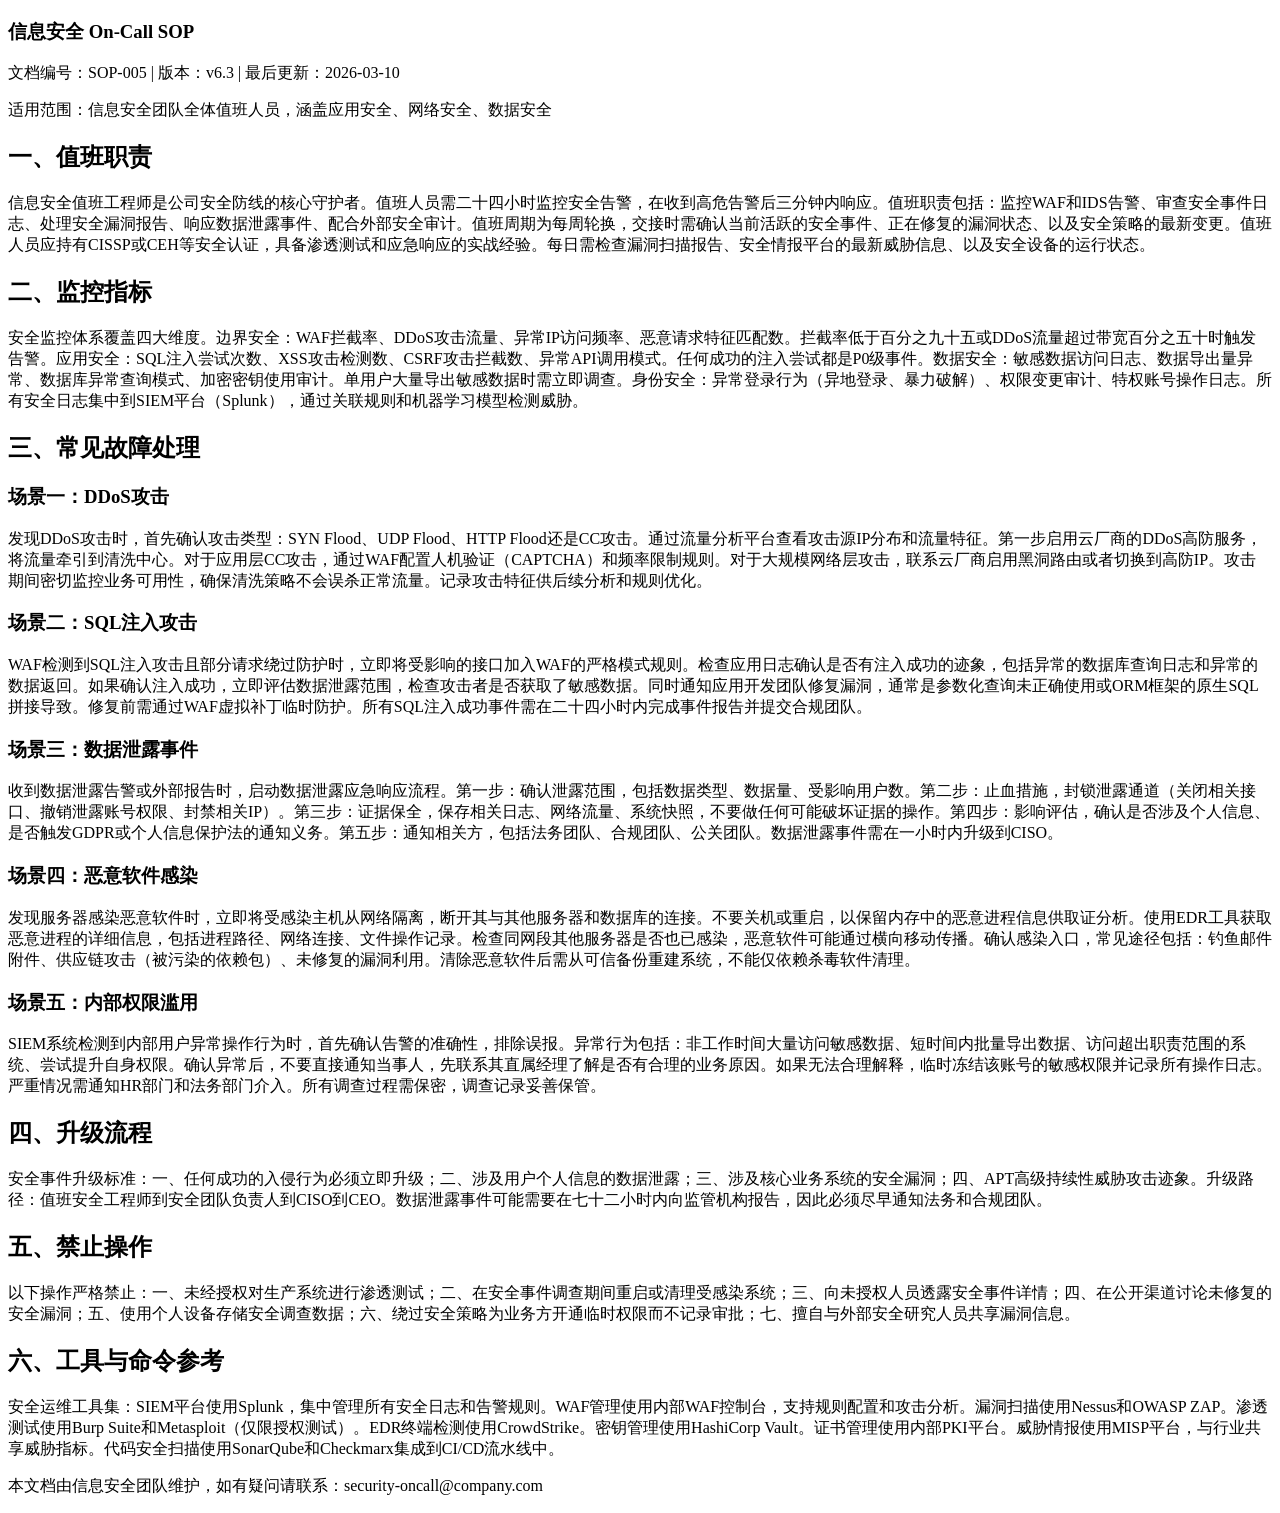
<file: data/sop-005.html>
<!DOCTYPE html>
<html lang="zh-CN">
<head>
    <meta charset="UTF-8">
    <meta name="viewport" content="width=device-width, initial-scale=1.0">
    <title>信息安全 On-Call SOP</title>
</head>
<body>
    <div class="wrapper">
        <div class="container">
            <article class="sop-document">
                <section class="header-section">
                    <div class="header-inner">
                        <div class="title-block">
                            <header>
                                <div class="title-wrapper">
                                    <h1>信息安全 On-Call SOP</h1>
                                </div>
                                <div class="meta-wrapper">
                                    <div class="meta-inner">
                                        <p>文档编号：SOP-005 | 版本：v6.3 | 最后更新：2026-03-10</p>
                                        <p>适用范围：信息安全团队全体值班人员，涵盖应用安全、网络安全、数据安全</p>
                                    </div>
                                </div>
                            </header>
                        </div>
                    </div>
                </section>

                <section class="content-section">
                    <div class="content-wrapper">
                        <div class="content-inner">
                            <article class="main-content">
                                <section class="duty-section">
                                    <div class="section-wrapper">
                                        <div class="section-inner">
                                            <h2>一、值班职责</h2>
                                            <div class="text-block">
                                                <div class="paragraph-wrapper">
                                                    <p>信息安全值班工程师是公司安全防线的核心守护者。值班人员需二十四小时监控安全告警，在收到高危告警后三分钟内响应。值班职责包括：监控WAF和IDS告警、审查安全事件日志、处理安全漏洞报告、响应数据泄露事件、配合外部安全审计。值班周期为每周轮换，交接时需确认当前活跃的安全事件、正在修复的漏洞状态、以及安全策略的最新变更。值班人员应持有CISSP或CEH等安全认证，具备渗透测试和应急响应的实战经验。每日需检查漏洞扫描报告、安全情报平台的最新威胁信息、以及安全设备的运行状态。</p>
                                                </div>
                                            </div>
                                        </div>
                                    </div>
                                </section>

                                <section class="monitoring-section">
                                    <div class="section-wrapper">
                                        <div class="section-inner">
                                            <h2>二、监控指标</h2>
                                            <div class="text-block">
                                                <div class="paragraph-wrapper">
                                                    <p>安全监控体系覆盖四大维度。边界安全：WAF拦截率、DDoS攻击流量、异常IP访问频率、恶意请求特征匹配数。拦截率低于百分之九十五或DDoS流量超过带宽百分之五十时触发告警。应用安全：SQL注入尝试次数、XSS攻击检测数、CSRF攻击拦截数、异常API调用模式。任何成功的注入尝试都是P0级事件。数据安全：敏感数据访问日志、数据导出量异常、数据库异常查询模式、加密密钥使用审计。单用户大量导出敏感数据时需立即调查。身份安全：异常登录行为（异地登录、暴力破解）、权限变更审计、特权账号操作日志。所有安全日志集中到SIEM平台（Splunk），通过关联规则和机器学习模型检测威胁。</p>
                                                </div>
                                            </div>
                                        </div>
                                    </div>
                                </section>

                                <section class="incident-section">
                                    <div class="section-wrapper">
                                        <div class="section-inner">
                                            <h2>三、常见故障处理</h2>

                                            <div class="incident-wrapper">
                                                <div class="incident-inner">
                                                    <article class="incident-item">
                                                        <section class="incident-detail">
                                                            <h3>场景一：DDoS攻击</h3>
                                                            <div class="detail-text">
                                                                <p>发现DDoS攻击时，首先确认攻击类型：SYN Flood、UDP Flood、HTTP Flood还是CC攻击。通过流量分析平台查看攻击源IP分布和流量特征。第一步启用云厂商的DDoS高防服务，将流量牵引到清洗中心。对于应用层CC攻击，通过WAF配置人机验证（CAPTCHA）和频率限制规则。对于大规模网络层攻击，联系云厂商启用黑洞路由或者切换到高防IP。攻击期间密切监控业务可用性，确保清洗策略不会误杀正常流量。记录攻击特征供后续分析和规则优化。</p>
                                                            </div>
                                                        </section>
                                                    </article>

                                                    <article class="incident-item">
                                                        <section class="incident-detail">
                                                            <h3>场景二：SQL注入攻击</h3>
                                                            <div class="detail-text">
                                                                <p>WAF检测到SQL注入攻击且部分请求绕过防护时，立即将受影响的接口加入WAF的严格模式规则。检查应用日志确认是否有注入成功的迹象，包括异常的数据库查询日志和异常的数据返回。如果确认注入成功，立即评估数据泄露范围，检查攻击者是否获取了敏感数据。同时通知应用开发团队修复漏洞，通常是参数化查询未正确使用或ORM框架的原生SQL拼接导致。修复前需通过WAF虚拟补丁临时防护。所有SQL注入成功事件需在二十四小时内完成事件报告并提交合规团队。</p>
                                                            </div>
                                                        </section>
                                                    </article>

                                                    <article class="incident-item">
                                                        <section class="incident-detail">
                                                            <h3>场景三：数据泄露事件</h3>
                                                            <div class="detail-text">
                                                                <p>收到数据泄露告警或外部报告时，启动数据泄露应急响应流程。第一步：确认泄露范围，包括数据类型、数据量、受影响用户数。第二步：止血措施，封锁泄露通道（关闭相关接口、撤销泄露账号权限、封禁相关IP）。第三步：证据保全，保存相关日志、网络流量、系统快照，不要做任何可能破坏证据的操作。第四步：影响评估，确认是否涉及个人信息、是否触发GDPR或个人信息保护法的通知义务。第五步：通知相关方，包括法务团队、合规团队、公关团队。数据泄露事件需在一小时内升级到CISO。</p>
                                                            </div>
                                                        </section>
                                                    </article>

                                                    <article class="incident-item">
                                                        <section class="incident-detail">
                                                            <h3>场景四：恶意软件感染</h3>
                                                            <div class="detail-text">
                                                                <p>发现服务器感染恶意软件时，立即将受感染主机从网络隔离，断开其与其他服务器和数据库的连接。不要关机或重启，以保留内存中的恶意进程信息供取证分析。使用EDR工具获取恶意进程的详细信息，包括进程路径、网络连接、文件操作记录。检查同网段其他服务器是否也已感染，恶意软件可能通过横向移动传播。确认感染入口，常见途径包括：钓鱼邮件附件、供应链攻击（被污染的依赖包）、未修复的漏洞利用。清除恶意软件后需从可信备份重建系统，不能仅依赖杀毒软件清理。</p>
                                                            </div>
                                                        </section>
                                                    </article>

                                                    <article class="incident-item">
                                                        <section class="incident-detail">
                                                            <h3>场景五：内部权限滥用</h3>
                                                            <div class="detail-text">
                                                                <p>SIEM系统检测到内部用户异常操作行为时，首先确认告警的准确性，排除误报。异常行为包括：非工作时间大量访问敏感数据、短时间内批量导出数据、访问超出职责范围的系统、尝试提升自身权限。确认异常后，不要直接通知当事人，先联系其直属经理了解是否有合理的业务原因。如果无法合理解释，临时冻结该账号的敏感权限并记录所有操作日志。严重情况需通知HR部门和法务部门介入。所有调查过程需保密，调查记录妥善保管。</p>
                                                            </div>
                                                        </section>
                                                    </article>
                                                </div>
                                            </div>
                                        </div>
                                    </div>
                                </section>

                                <section class="escalation-section">
                                    <div class="section-wrapper">
                                        <div class="section-inner">
                                            <h2>四、升级流程</h2>
                                            <div class="text-block">
                                                <p>安全事件升级标准：一、任何成功的入侵行为必须立即升级；二、涉及用户个人信息的数据泄露；三、涉及核心业务系统的安全漏洞；四、APT高级持续性威胁攻击迹象。升级路径：值班安全工程师到安全团队负责人到CISO到CEO。数据泄露事件可能需要在七十二小时内向监管机构报告，因此必须尽早通知法务和合规团队。</p>
                                            </div>
                                        </div>
                                    </div>
                                </section>

                                <section class="forbidden-section">
                                    <div class="section-wrapper">
                                        <div class="section-inner">
                                            <h2>五、禁止操作</h2>
                                            <div class="text-block">
                                                <p>以下操作严格禁止：一、未经授权对生产系统进行渗透测试；二、在安全事件调查期间重启或清理受感染系统；三、向未授权人员透露安全事件详情；四、在公开渠道讨论未修复的安全漏洞；五、使用个人设备存储安全调查数据；六、绕过安全策略为业务方开通临时权限而不记录审批；七、擅自与外部安全研究人员共享漏洞信息。</p>
                                            </div>
                                        </div>
                                    </div>
                                </section>

                                <section class="tools-section">
                                    <div class="section-wrapper">
                                        <div class="section-inner">
                                            <h2>六、工具与命令参考</h2>
                                            <div class="text-block">
                                                <p>安全运维工具集：SIEM平台使用Splunk，集中管理所有安全日志和告警规则。WAF管理使用内部WAF控制台，支持规则配置和攻击分析。漏洞扫描使用Nessus和OWASP ZAP。渗透测试使用Burp Suite和Metasploit（仅限授权测试）。EDR终端检测使用CrowdStrike。密钥管理使用HashiCorp Vault。证书管理使用内部PKI平台。威胁情报使用MISP平台，与行业共享威胁指标。代码安全扫描使用SonarQube和Checkmarx集成到CI/CD流水线中。</p>
                                            </div>
                                        </div>
                                    </div>
                                </section>
                            </article>
                        </div>
                    </div>
                </section>

                <section class="footer-section">
                    <div class="footer-wrapper">
                        <div class="footer-inner">
                            <footer>
                                <p>本文档由信息安全团队维护，如有疑问请联系：security-oncall@company.com</p>
                            </footer>
                        </div>
                    </div>
                </section>
            </article>
        </div>
    </div>
</body>
</html>
</file>
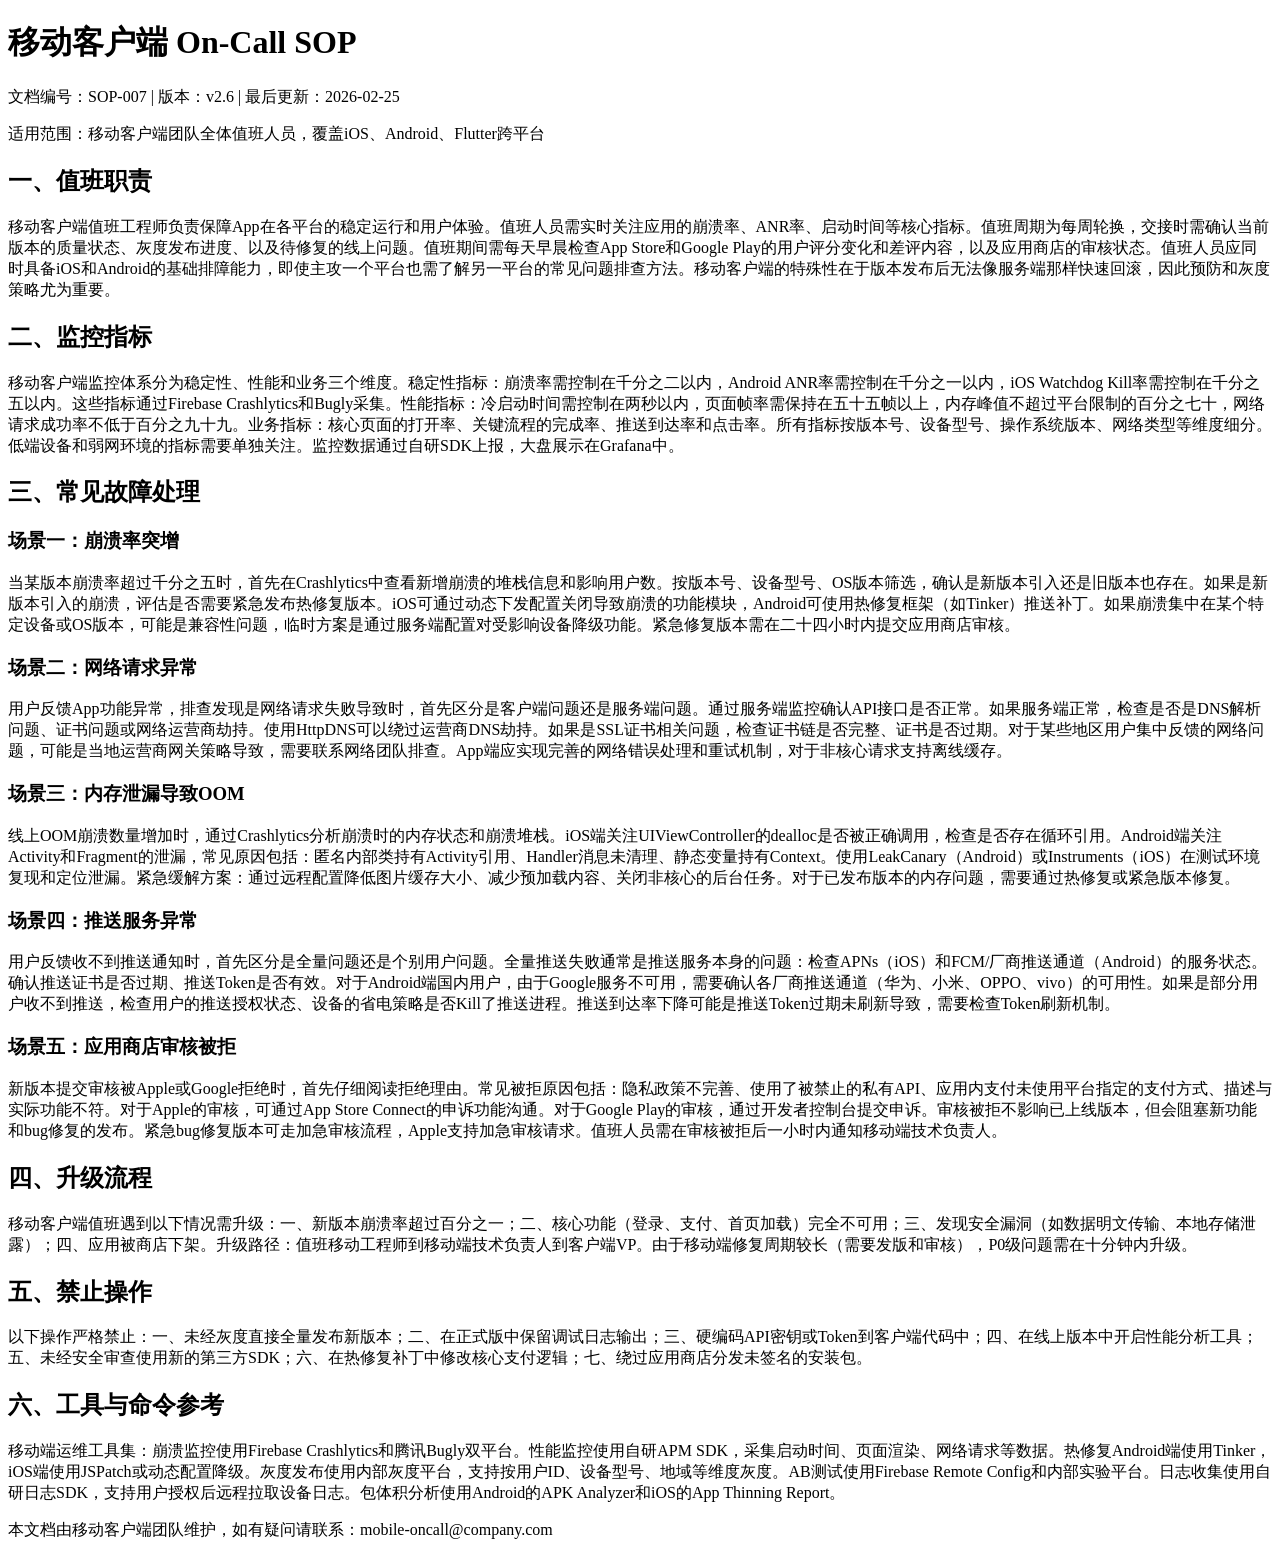
<file: data/sop-007.html>
<!DOCTYPE html>
<html lang="zh-CN">
<head>
    <meta charset="UTF-8">
    <meta name="viewport" content="width=device-width, initial-scale=1.0">
    <title>移动客户端 On-Call SOP</title>
</head>
<body>
    <header>
        <h1>移动客户端 On-Call SOP</h1>
        <p>文档编号：SOP-007 | 版本：v2.6 | 最后更新：2026-02-25</p>
        <p>适用范围：移动客户端团队全体值班人员，覆盖iOS、Android、Flutter跨平台</p>
    </header>

    <main>
        <h2>一、值班职责</h2>
        <p>移动客户端值班工程师负责保障App在各平台的稳定运行和用户体验。值班人员需实时关注应用的崩溃率、ANR率、启动时间等核心指标。值班周期为每周轮换，交接时需确认当前版本的质量状态、灰度发布进度、以及待修复的线上问题。值班期间需每天早晨检查App Store和Google Play的用户评分变化和差评内容，以及应用商店的审核状态。值班人员应同时具备iOS和Android的基础排障能力，即使主攻一个平台也需了解另一平台的常见问题排查方法。移动客户端的特殊性在于版本发布后无法像服务端那样快速回滚，因此预防和灰度策略尤为重要。</p>

        <h2>二、监控指标</h2>
        <p>移动客户端监控体系分为稳定性、性能和业务三个维度。稳定性指标：崩溃率需控制在千分之二以内，Android ANR率需控制在千分之一以内，iOS Watchdog Kill率需控制在千分之五以内。这些指标通过Firebase Crashlytics和Bugly采集。性能指标：冷启动时间需控制在两秒以内，页面帧率需保持在五十五帧以上，内存峰值不超过平台限制的百分之七十，网络请求成功率不低于百分之九十九。业务指标：核心页面的打开率、关键流程的完成率、推送到达率和点击率。所有指标按版本号、设备型号、操作系统版本、网络类型等维度细分。低端设备和弱网环境的指标需要单独关注。监控数据通过自研SDK上报，大盘展示在Grafana中。</p>

        <h2>三、常见故障处理</h2>

        <h3>场景一：崩溃率突增</h3>
        <p>当某版本崩溃率超过千分之五时，首先在Crashlytics中查看新增崩溃的堆栈信息和影响用户数。按版本号、设备型号、OS版本筛选，确认是新版本引入还是旧版本也存在。如果是新版本引入的崩溃，评估是否需要紧急发布热修复版本。iOS可通过动态下发配置关闭导致崩溃的功能模块，Android可使用热修复框架（如Tinker）推送补丁。如果崩溃集中在某个特定设备或OS版本，可能是兼容性问题，临时方案是通过服务端配置对受影响设备降级功能。紧急修复版本需在二十四小时内提交应用商店审核。</p>

        <h3>场景二：网络请求异常</h3>
        <p>用户反馈App功能异常，排查发现是网络请求失败导致时，首先区分是客户端问题还是服务端问题。通过服务端监控确认API接口是否正常。如果服务端正常，检查是否是DNS解析问题、证书问题或网络运营商劫持。使用HttpDNS可以绕过运营商DNS劫持。如果是SSL证书相关问题，检查证书链是否完整、证书是否过期。对于某些地区用户集中反馈的网络问题，可能是当地运营商网关策略导致，需要联系网络团队排查。App端应实现完善的网络错误处理和重试机制，对于非核心请求支持离线缓存。</p>

        <h3>场景三：内存泄漏导致OOM</h3>
        <p>线上OOM崩溃数量增加时，通过Crashlytics分析崩溃时的内存状态和崩溃堆栈。iOS端关注UIViewController的dealloc是否被正确调用，检查是否存在循环引用。Android端关注Activity和Fragment的泄漏，常见原因包括：匿名内部类持有Activity引用、Handler消息未清理、静态变量持有Context。使用LeakCanary（Android）或Instruments（iOS）在测试环境复现和定位泄漏。紧急缓解方案：通过远程配置降低图片缓存大小、减少预加载内容、关闭非核心的后台任务。对于已发布版本的内存问题，需要通过热修复或紧急版本修复。</p>

        <h3>场景四：推送服务异常</h3>
        <p>用户反馈收不到推送通知时，首先区分是全量问题还是个别用户问题。全量推送失败通常是推送服务本身的问题：检查APNs（iOS）和FCM/厂商推送通道（Android）的服务状态。确认推送证书是否过期、推送Token是否有效。对于Android端国内用户，由于Google服务不可用，需要确认各厂商推送通道（华为、小米、OPPO、vivo）的可用性。如果是部分用户收不到推送，检查用户的推送授权状态、设备的省电策略是否Kill了推送进程。推送到达率下降可能是推送Token过期未刷新导致，需要检查Token刷新机制。</p>

        <h3>场景五：应用商店审核被拒</h3>
        <p>新版本提交审核被Apple或Google拒绝时，首先仔细阅读拒绝理由。常见被拒原因包括：隐私政策不完善、使用了被禁止的私有API、应用内支付未使用平台指定的支付方式、描述与实际功能不符。对于Apple的审核，可通过App Store Connect的申诉功能沟通。对于Google Play的审核，通过开发者控制台提交申诉。审核被拒不影响已上线版本，但会阻塞新功能和bug修复的发布。紧急bug修复版本可走加急审核流程，Apple支持加急审核请求。值班人员需在审核被拒后一小时内通知移动端技术负责人。</p>

        <h2>四、升级流程</h2>
        <p>移动客户端值班遇到以下情况需升级：一、新版本崩溃率超过百分之一；二、核心功能（登录、支付、首页加载）完全不可用；三、发现安全漏洞（如数据明文传输、本地存储泄露）；四、应用被商店下架。升级路径：值班移动工程师到移动端技术负责人到客户端VP。由于移动端修复周期较长（需要发版和审核），P0级问题需在十分钟内升级。</p>

        <h2>五、禁止操作</h2>
        <p>以下操作严格禁止：一、未经灰度直接全量发布新版本；二、在正式版中保留调试日志输出；三、硬编码API密钥或Token到客户端代码中；四、在线上版本中开启性能分析工具；五、未经安全审查使用新的第三方SDK；六、在热修复补丁中修改核心支付逻辑；七、绕过应用商店分发未签名的安装包。</p>

        <h2>六、工具与命令参考</h2>
        <p>移动端运维工具集：崩溃监控使用Firebase Crashlytics和腾讯Bugly双平台。性能监控使用自研APM SDK，采集启动时间、页面渲染、网络请求等数据。热修复Android端使用Tinker，iOS端使用JSPatch或动态配置降级。灰度发布使用内部灰度平台，支持按用户ID、设备型号、地域等维度灰度。AB测试使用Firebase Remote Config和内部实验平台。日志收集使用自研日志SDK，支持用户授权后远程拉取设备日志。包体积分析使用Android的APK Analyzer和iOS的App Thinning Report。</p>
    </main>

    <footer>
        <p>本文档由移动客户端团队维护，如有疑问请联系：mobile-oncall@company.com</p>
    </footer>
</body>
</html>
</file>
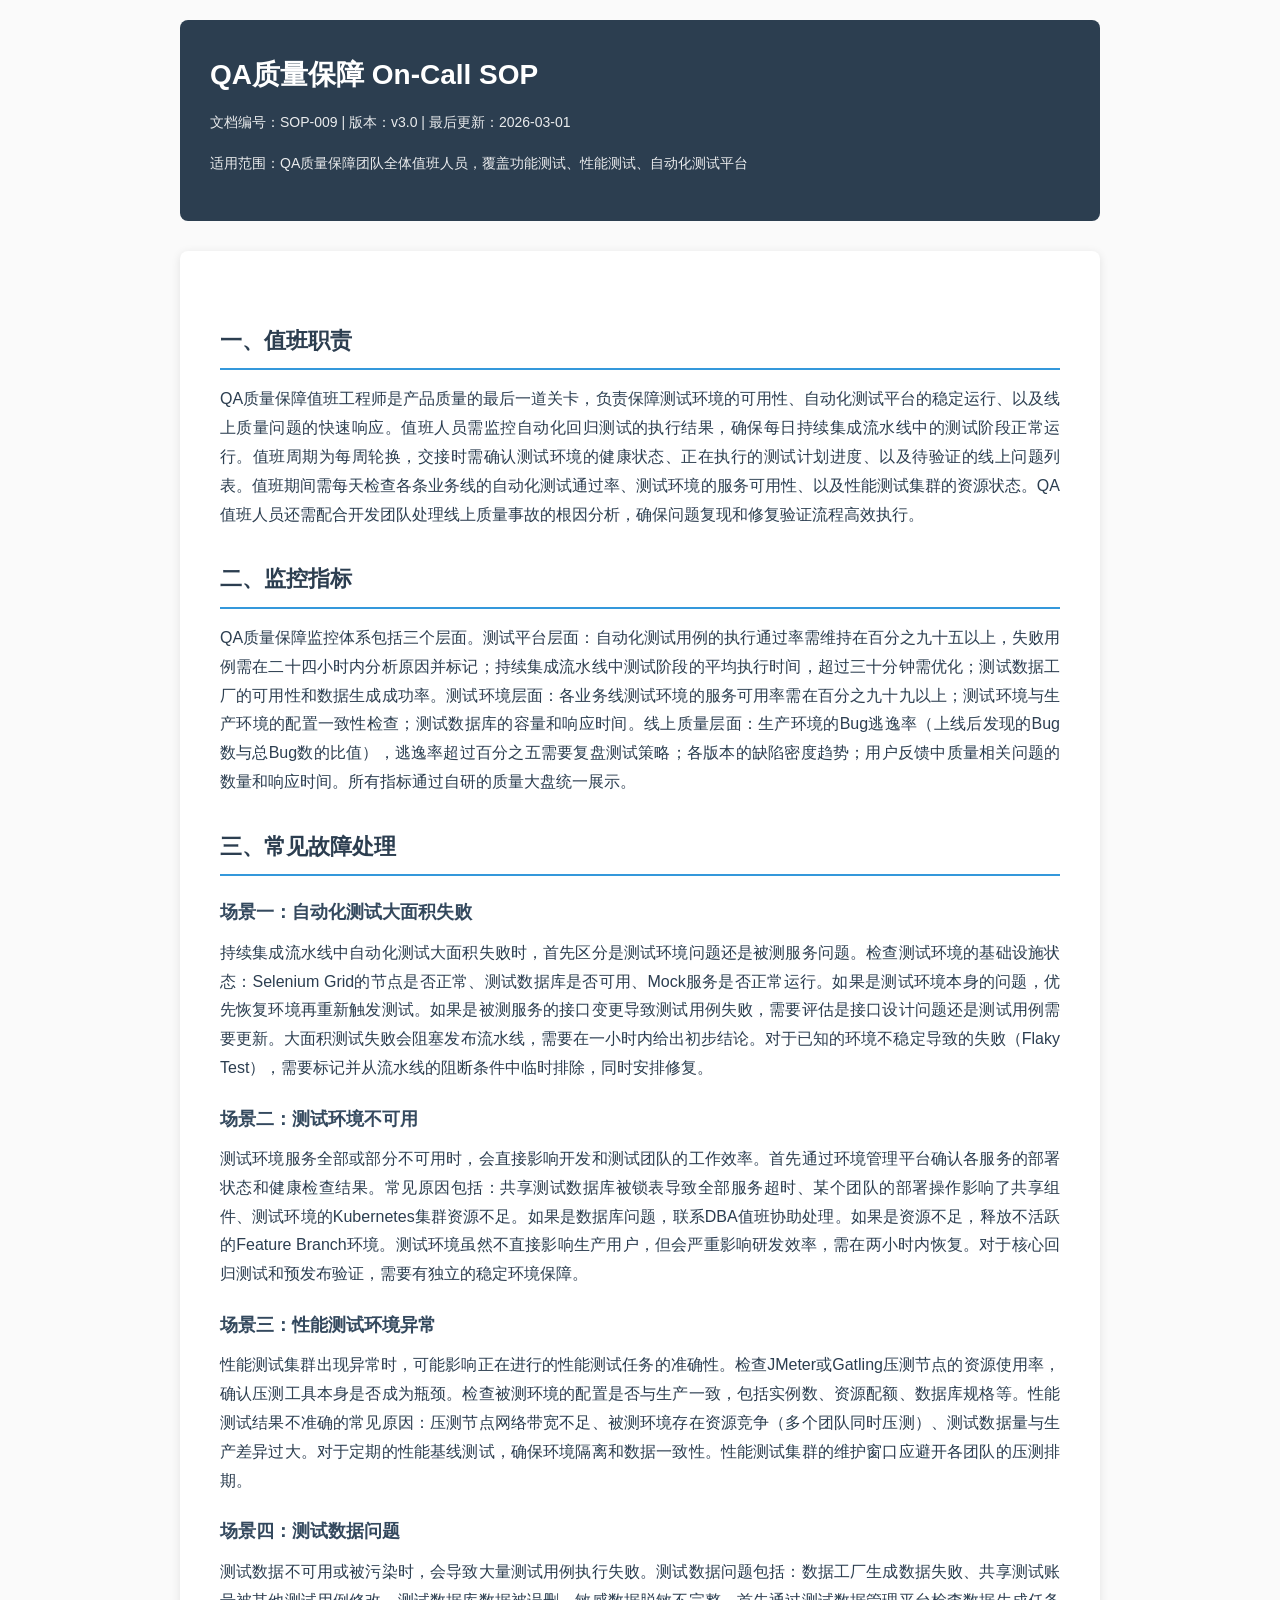
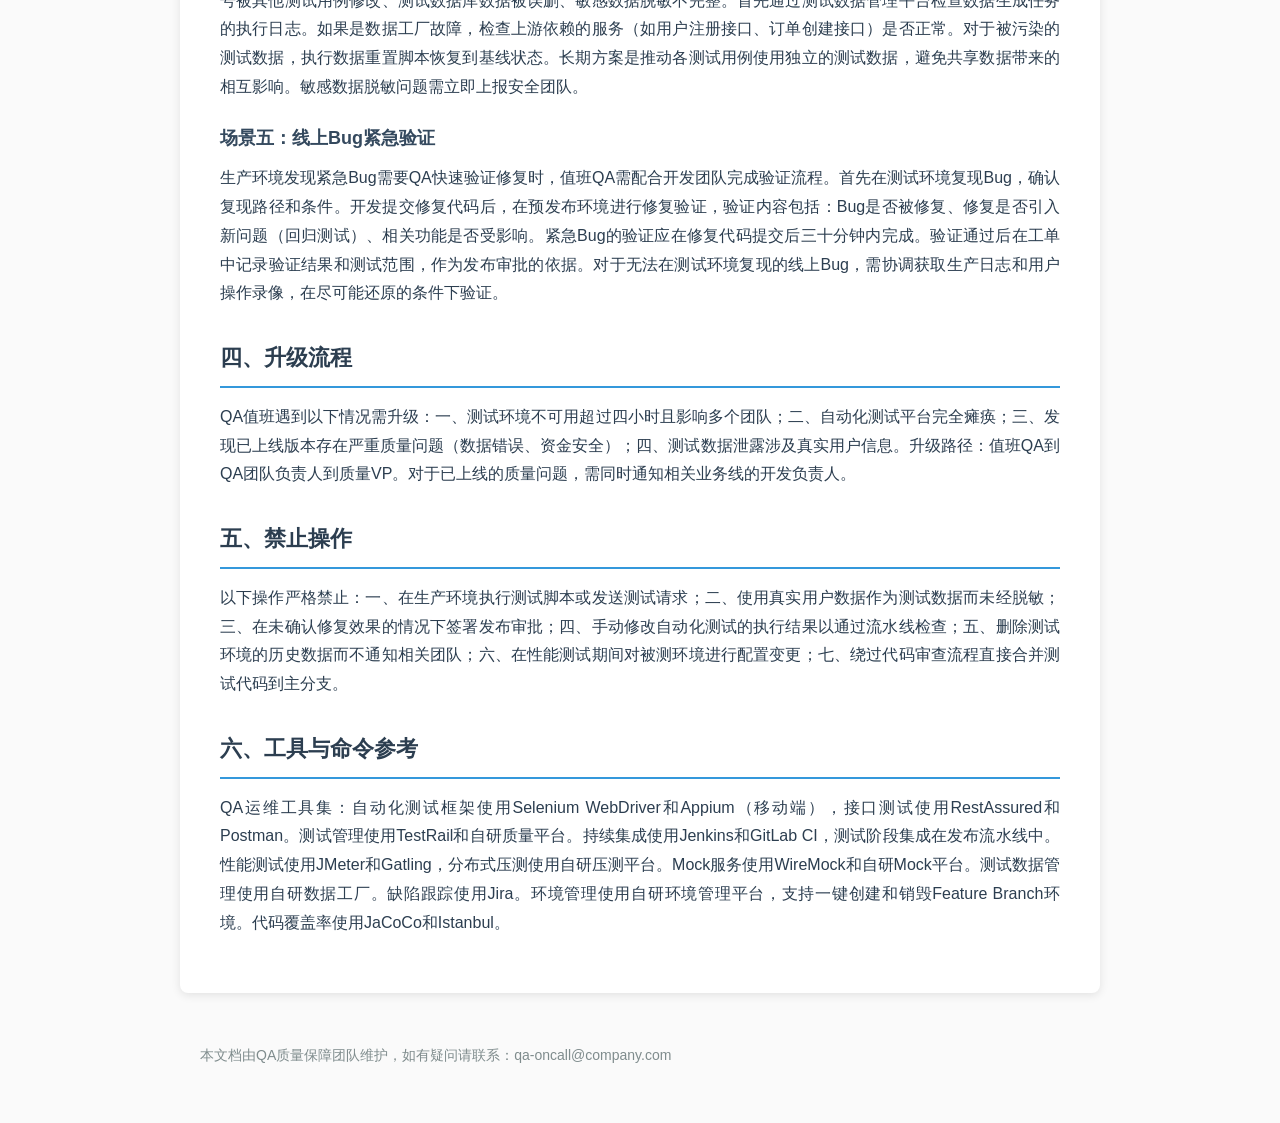
<file: data/sop-009.html>
<!DOCTYPE html>
<html lang="zh-CN">
<head>
    <meta charset="UTF-8">
    <meta name="viewport" content="width=device-width, initial-scale=1.0">
    <title>QA质量保障 On-Call SOP</title>
    <style>
        /* 全局样式 - 不应被提取为正文 */
        * { margin: 0; padding: 0; box-sizing: border-box; }
        body {
            font-family: -apple-system, BlinkMacSystemFont, "Segoe UI", "Microsoft YaHei", sans-serif;
            line-height: 1.8;
            color: #2c3e50;
            max-width: 960px;
            margin: 0 auto;
            padding: 20px;
            background-color: #fafafa;
        }
        header { background: #2c3e50; color: white; padding: 30px; border-radius: 8px; margin-bottom: 30px; }
        header h1 { font-size: 28px; margin-bottom: 10px; }
        header p { opacity: 0.9; font-size: 14px; }
        main { background: white; padding: 40px; border-radius: 8px; box-shadow: 0 2px 10px rgba(0,0,0,0.1); }
        h2 { color: #2c3e50; font-size: 22px; margin: 30px 0 15px; padding-bottom: 8px; border-bottom: 2px solid #3498db; }
        h3 { color: #34495e; font-size: 18px; margin: 20px 0 10px; }
        p { margin-bottom: 15px; text-align: justify; }
        footer { margin-top: 30px; padding: 20px; text-align: center; color: #7f8c8d; font-size: 14px; }
        .alert { padding: 15px; border-radius: 4px; margin: 10px 0; }
        .alert-danger { background: #fee; border-left: 4px solid #e74c3c; }
        .alert-warning { background: #fff3cd; border-left: 4px solid #f39c12; }
        .alert-info { background: #d1ecf1; border-left: 4px solid #17a2b8; }
        table { width: 100%; border-collapse: collapse; margin: 15px 0; }
        th, td { border: 1px solid #ddd; padding: 10px; text-align: left; }
        th { background: #f8f9fa; font-weight: 600; }
        code { background: #f4f4f4; padding: 2px 6px; border-radius: 3px; font-family: "Fira Code", monospace; }
        .badge { display: inline-block; padding: 2px 8px; border-radius: 12px; font-size: 12px; color: white; }
        .badge-critical { background: #e74c3c; }
        .badge-high { background: #e67e22; }
        .badge-medium { background: #f1c40f; color: #333; }
        .badge-low { background: #27ae60; }
        @media (max-width: 768px) {
            body { padding: 10px; }
            main { padding: 20px; }
        }
        @keyframes pulse {
            0% { opacity: 1; }
            50% { opacity: 0.5; }
            100% { opacity: 1; }
        }
        .status-live { animation: pulse 2s infinite; color: #e74c3c; }
    </style>
</head>
<body>
    <header>
        <h1>QA质量保障 On-Call SOP</h1>
        <p>文档编号：SOP-009 | 版本：v3.0 | 最后更新：2026-03-01</p>
        <p>适用范围：QA质量保障团队全体值班人员，覆盖功能测试、性能测试、自动化测试平台</p>
    </header>

    <main>
        <h2>一、值班职责</h2>
        <p>QA质量保障值班工程师是产品质量的最后一道关卡，负责保障测试环境的可用性、自动化测试平台的稳定运行、以及线上质量问题的快速响应。值班人员需监控自动化回归测试的执行结果，确保每日持续集成流水线中的测试阶段正常运行。值班周期为每周轮换，交接时需确认测试环境的健康状态、正在执行的测试计划进度、以及待验证的线上问题列表。值班期间需每天检查各条业务线的自动化测试通过率、测试环境的服务可用性、以及性能测试集群的资源状态。QA值班人员还需配合开发团队处理线上质量事故的根因分析，确保问题复现和修复验证流程高效执行。</p>

        <h2>二、监控指标</h2>
        <p>QA质量保障监控体系包括三个层面。测试平台层面：自动化测试用例的执行通过率需维持在百分之九十五以上，失败用例需在二十四小时内分析原因并标记；持续集成流水线中测试阶段的平均执行时间，超过三十分钟需优化；测试数据工厂的可用性和数据生成成功率。测试环境层面：各业务线测试环境的服务可用率需在百分之九十九以上；测试环境与生产环境的配置一致性检查；测试数据库的容量和响应时间。线上质量层面：生产环境的Bug逃逸率（上线后发现的Bug数与总Bug数的比值），逃逸率超过百分之五需要复盘测试策略；各版本的缺陷密度趋势；用户反馈中质量相关问题的数量和响应时间。所有指标通过自研的质量大盘统一展示。</p>

        <h2>三、常见故障处理</h2>

        <h3>场景一：自动化测试大面积失败</h3>
        <p>持续集成流水线中自动化测试大面积失败时，首先区分是测试环境问题还是被测服务问题。检查测试环境的基础设施状态：Selenium Grid的节点是否正常、测试数据库是否可用、Mock服务是否正常运行。如果是测试环境本身的问题，优先恢复环境再重新触发测试。如果是被测服务的接口变更导致测试用例失败，需要评估是接口设计问题还是测试用例需要更新。大面积测试失败会阻塞发布流水线，需要在一小时内给出初步结论。对于已知的环境不稳定导致的失败（Flaky Test），需要标记并从流水线的阻断条件中临时排除，同时安排修复。</p>

        <h3>场景二：测试环境不可用</h3>
        <p>测试环境服务全部或部分不可用时，会直接影响开发和测试团队的工作效率。首先通过环境管理平台确认各服务的部署状态和健康检查结果。常见原因包括：共享测试数据库被锁表导致全部服务超时、某个团队的部署操作影响了共享组件、测试环境的Kubernetes集群资源不足。如果是数据库问题，联系DBA值班协助处理。如果是资源不足，释放不活跃的Feature Branch环境。测试环境虽然不直接影响生产用户，但会严重影响研发效率，需在两小时内恢复。对于核心回归测试和预发布验证，需要有独立的稳定环境保障。</p>

        <h3>场景三：性能测试环境异常</h3>
        <p>性能测试集群出现异常时，可能影响正在进行的性能测试任务的准确性。检查JMeter或Gatling压测节点的资源使用率，确认压测工具本身是否成为瓶颈。检查被测环境的配置是否与生产一致，包括实例数、资源配额、数据库规格等。性能测试结果不准确的常见原因：压测节点网络带宽不足、被测环境存在资源竞争（多个团队同时压测）、测试数据量与生产差异过大。对于定期的性能基线测试，确保环境隔离和数据一致性。性能测试集群的维护窗口应避开各团队的压测排期。</p>

        <h3>场景四：测试数据问题</h3>
        <p>测试数据不可用或被污染时，会导致大量测试用例执行失败。测试数据问题包括：数据工厂生成数据失败、共享测试账号被其他测试用例修改、测试数据库数据被误删、敏感数据脱敏不完整。首先通过测试数据管理平台检查数据生成任务的执行日志。如果是数据工厂故障，检查上游依赖的服务（如用户注册接口、订单创建接口）是否正常。对于被污染的测试数据，执行数据重置脚本恢复到基线状态。长期方案是推动各测试用例使用独立的测试数据，避免共享数据带来的相互影响。敏感数据脱敏问题需立即上报安全团队。</p>

        <h3>场景五：线上Bug紧急验证</h3>
        <p>生产环境发现紧急Bug需要QA快速验证修复时，值班QA需配合开发团队完成验证流程。首先在测试环境复现Bug，确认复现路径和条件。开发提交修复代码后，在预发布环境进行修复验证，验证内容包括：Bug是否被修复、修复是否引入新问题（回归测试）、相关功能是否受影响。紧急Bug的验证应在修复代码提交后三十分钟内完成。验证通过后在工单中记录验证结果和测试范围，作为发布审批的依据。对于无法在测试环境复现的线上Bug，需协调获取生产日志和用户操作录像，在尽可能还原的条件下验证。</p>

        <h2>四、升级流程</h2>
        <p>QA值班遇到以下情况需升级：一、测试环境不可用超过四小时且影响多个团队；二、自动化测试平台完全瘫痪；三、发现已上线版本存在严重质量问题（数据错误、资金安全）；四、测试数据泄露涉及真实用户信息。升级路径：值班QA到QA团队负责人到质量VP。对于已上线的质量问题，需同时通知相关业务线的开发负责人。</p>

        <h2>五、禁止操作</h2>
        <p>以下操作严格禁止：一、在生产环境执行测试脚本或发送测试请求；二、使用真实用户数据作为测试数据而未经脱敏；三、在未确认修复效果的情况下签署发布审批；四、手动修改自动化测试的执行结果以通过流水线检查；五、删除测试环境的历史数据而不通知相关团队；六、在性能测试期间对被测环境进行配置变更；七、绕过代码审查流程直接合并测试代码到主分支。</p>

        <h2>六、工具与命令参考</h2>
        <p>QA运维工具集：自动化测试框架使用Selenium WebDriver和Appium（移动端），接口测试使用RestAssured和Postman。测试管理使用TestRail和自研质量平台。持续集成使用Jenkins和GitLab CI，测试阶段集成在发布流水线中。性能测试使用JMeter和Gatling，分布式压测使用自研压测平台。Mock服务使用WireMock和自研Mock平台。测试数据管理使用自研数据工厂。缺陷跟踪使用Jira。环境管理使用自研环境管理平台，支持一键创建和销毁Feature Branch环境。代码覆盖率使用JaCoCo和Istanbul。</p>
    </main>

    <footer>
        <p>本文档由QA质量保障团队维护，如有疑问请联系：qa-oncall@company.com</p>
    </footer>
</body>
</html>
</file>
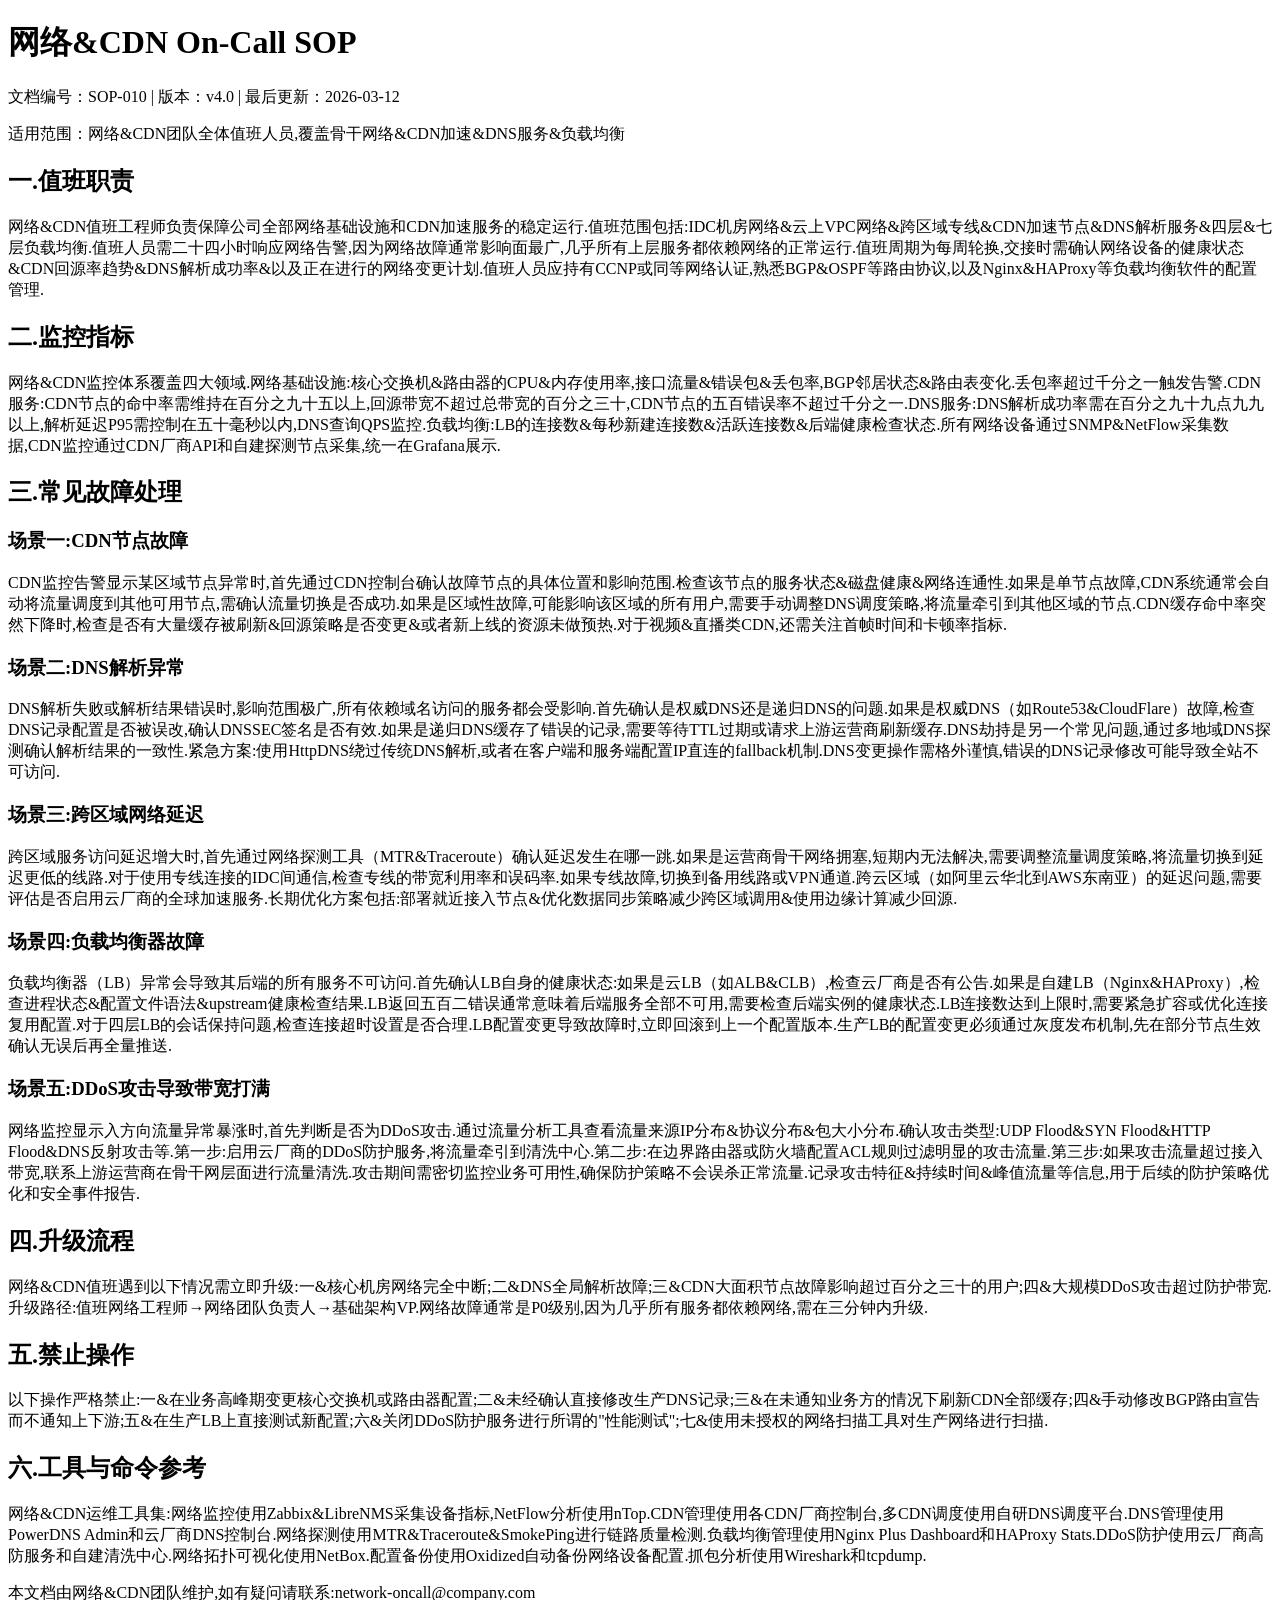
<file: data/sop-010.html>
<!DOCTYPE html>
<html lang="zh-CN">
<head>
    <meta charset="UTF-8">
    <meta name="viewport" content="width=device-width, initial-scale=1.0">
    <title>网络与CDN On-Call SOP</title>
</head>
<body>
    <header>
        <h1>网络&amp;CDN On-Call SOP</h1>
        <p>文档编号：SOP-010 &vert; 版本：v4.0 &vert; 最后更新：2026-03-12</p>
        <p>适用范围：网络&amp;CDN团队全体值班人员&comma;覆盖骨干网络&amp;CDN加速&amp;DNS服务&amp;负载均衡</p>
    </header>

    <main>
        <h2>一&period;值班职责</h2>
        <p>网络&amp;CDN值班工程师负责保障公司全部网络基础设施和CDN加速服务的稳定运行&period;值班范围包括&colon;IDC机房网络&amp;云上VPC网络&amp;跨区域专线&amp;CDN加速节点&amp;DNS解析服务&amp;四层&amp;七层负载均衡&period;值班人员需二十四小时响应网络告警&comma;因为网络故障通常影响面最广&comma;几乎所有上层服务都依赖网络的正常运行&period;值班周期为每周轮换&comma;交接时需确认网络设备的健康状态&amp;CDN回源率趋势&amp;DNS解析成功率&amp;以及正在进行的网络变更计划&period;值班人员应持有CCNP或同等网络认证&comma;熟悉BGP&amp;OSPF等路由协议&comma;以及Nginx&amp;HAProxy等负载均衡软件的配置管理&period;</p>

        <h2>二&period;监控指标</h2>
        <p>网络&amp;CDN监控体系覆盖四大领域&period;网络基础设施&colon;核心交换机&amp;路由器的CPU&amp;内存使用率&comma;接口流量&amp;错误包&amp;丢包率&comma;BGP邻居状态&amp;路由表变化&period;丢包率超过千分之一触发告警&period;CDN服务&colon;CDN节点的命中率需维持在百分之九十五以上&comma;回源带宽不超过总带宽的百分之三十&comma;CDN节点的五百错误率不超过千分之一&period;DNS服务&colon;DNS解析成功率需在百分之九十九点九九以上&comma;解析延迟P95需控制在五十毫秒以内&comma;DNS查询QPS监控&period;负载均衡&colon;LB的连接数&amp;每秒新建连接数&amp;活跃连接数&amp;后端健康检查状态&period;所有网络设备通过SNMP&amp;NetFlow采集数据&comma;CDN监控通过CDN厂商API和自建探测节点采集&comma;统一在Grafana展示&period;</p>

        <h2>三&period;常见故障处理</h2>

        <h3>场景一&colon;CDN节点故障</h3>
        <p>CDN监控告警显示某区域节点异常时&comma;首先通过CDN控制台确认故障节点的具体位置和影响范围&period;检查该节点的服务状态&amp;磁盘健康&amp;网络连通性&period;如果是单节点故障&comma;CDN系统通常会自动将流量调度到其他可用节点&comma;需确认流量切换是否成功&period;如果是区域性故障&comma;可能影响该区域的所有用户&comma;需要手动调整DNS调度策略&comma;将流量牵引到其他区域的节点&period;CDN缓存命中率突然下降时&comma;检查是否有大量缓存被刷新&amp;回源策略是否变更&amp;或者新上线的资源未做预热&period;对于视频&amp;直播类CDN&comma;还需关注首帧时间和卡顿率指标&period;</p>

        <h3>场景二&colon;DNS解析异常</h3>
        <p>DNS解析失败或解析结果错误时&comma;影响范围极广&comma;所有依赖域名访问的服务都会受影响&period;首先确认是权威DNS还是递归DNS的问题&period;如果是权威DNS（如Route53&amp;CloudFlare）故障&comma;检查DNS记录配置是否被误改&comma;确认DNSSEC签名是否有效&period;如果是递归DNS缓存了错误的记录&comma;需要等待TTL过期或请求上游运营商刷新缓存&period;DNS劫持是另一个常见问题&comma;通过多地域DNS探测确认解析结果的一致性&period;紧急方案&colon;使用HttpDNS绕过传统DNS解析&comma;或者在客户端和服务端配置IP直连的fallback机制&period;DNS变更操作需格外谨慎&comma;错误的DNS记录修改可能导致全站不可访问&period;</p>

        <h3>场景三&colon;跨区域网络延迟</h3>
        <p>跨区域服务访问延迟增大时&comma;首先通过网络探测工具（MTR&amp;Traceroute）确认延迟发生在哪一跳&period;如果是运营商骨干网络拥塞&comma;短期内无法解决&comma;需要调整流量调度策略&comma;将流量切换到延迟更低的线路&period;对于使用专线连接的IDC间通信&comma;检查专线的带宽利用率和误码率&period;如果专线故障&comma;切换到备用线路或VPN通道&period;跨云区域（如阿里云华北到AWS东南亚）的延迟问题&comma;需要评估是否启用云厂商的全球加速服务&period;长期优化方案包括&colon;部署就近接入节点&amp;优化数据同步策略减少跨区域调用&amp;使用边缘计算减少回源&period;</p>

        <h3>场景四&colon;负载均衡器故障</h3>
        <p>负载均衡器（LB）异常会导致其后端的所有服务不可访问&period;首先确认LB自身的健康状态&colon;如果是云LB（如ALB&amp;CLB）&comma;检查云厂商是否有公告&period;如果是自建LB（Nginx&amp;HAProxy）&comma;检查进程状态&amp;配置文件语法&amp;upstream健康检查结果&period;LB返回五百二错误通常意味着后端服务全部不可用&comma;需要检查后端实例的健康状态&period;LB连接数达到上限时&comma;需要紧急扩容或优化连接复用配置&period;对于四层LB的会话保持问题&comma;检查连接超时设置是否合理&period;LB配置变更导致故障时&comma;立即回滚到上一个配置版本&period;生产LB的配置变更必须通过灰度发布机制&comma;先在部分节点生效确认无误后再全量推送&period;</p>

        <h3>场景五&colon;DDoS攻击导致带宽打满</h3>
        <p>网络监控显示入方向流量异常暴涨时&comma;首先判断是否为DDoS攻击&period;通过流量分析工具查看流量来源IP分布&amp;协议分布&amp;包大小分布&period;确认攻击类型&colon;UDP Flood&amp;SYN Flood&amp;HTTP Flood&amp;DNS反射攻击等&period;第一步&colon;启用云厂商的DDoS防护服务&comma;将流量牵引到清洗中心&period;第二步&colon;在边界路由器或防火墙配置ACL规则过滤明显的攻击流量&period;第三步&colon;如果攻击流量超过接入带宽&comma;联系上游运营商在骨干网层面进行流量清洗&period;攻击期间需密切监控业务可用性&comma;确保防护策略不会误杀正常流量&period;记录攻击特征&amp;持续时间&amp;峰值流量等信息&comma;用于后续的防护策略优化和安全事件报告&period;</p>

        <h2>四&period;升级流程</h2>
        <p>网络&amp;CDN值班遇到以下情况需立即升级&colon;一&amp;核心机房网络完全中断&semi;二&amp;DNS全局解析故障&semi;三&amp;CDN大面积节点故障影响超过百分之三十的用户&semi;四&amp;大规模DDoS攻击超过防护带宽&period;升级路径&colon;值班网络工程师&rarr;网络团队负责人&rarr;基础架构VP&period;网络故障通常是P0级别&comma;因为几乎所有服务都依赖网络&comma;需在三分钟内升级&period;</p>

        <h2>五&period;禁止操作</h2>
        <p>以下操作严格禁止&colon;一&amp;在业务高峰期变更核心交换机或路由器配置&semi;二&amp;未经确认直接修改生产DNS记录&semi;三&amp;在未通知业务方的情况下刷新CDN全部缓存&semi;四&amp;手动修改BGP路由宣告而不通知上下游&semi;五&amp;在生产LB上直接测试新配置&semi;六&amp;关闭DDoS防护服务进行所谓的&quot;性能测试&quot;&semi;七&amp;使用未授权的网络扫描工具对生产网络进行扫描&period;</p>

        <h2>六&period;工具与命令参考</h2>
        <p>网络&amp;CDN运维工具集&colon;网络监控使用Zabbix&amp;LibreNMS采集设备指标&comma;NetFlow分析使用nTop&period;CDN管理使用各CDN厂商控制台&comma;多CDN调度使用自研DNS调度平台&period;DNS管理使用PowerDNS Admin和云厂商DNS控制台&period;网络探测使用MTR&amp;Traceroute&amp;SmokePing进行链路质量检测&period;负载均衡管理使用Nginx Plus Dashboard和HAProxy Stats&period;DDoS防护使用云厂商高防服务和自建清洗中心&period;网络拓扑可视化使用NetBox&period;配置备份使用Oxidized自动备份网络设备配置&period;抓包分析使用Wireshark和tcpdump&period;</p>
    </main>

    <footer>
        <p>本文档由网络&amp;CDN团队维护&comma;如有疑问请联系&colon;network-oncall&commat;company&period;com</p>
    </footer>
</body>
</html>
</file>
